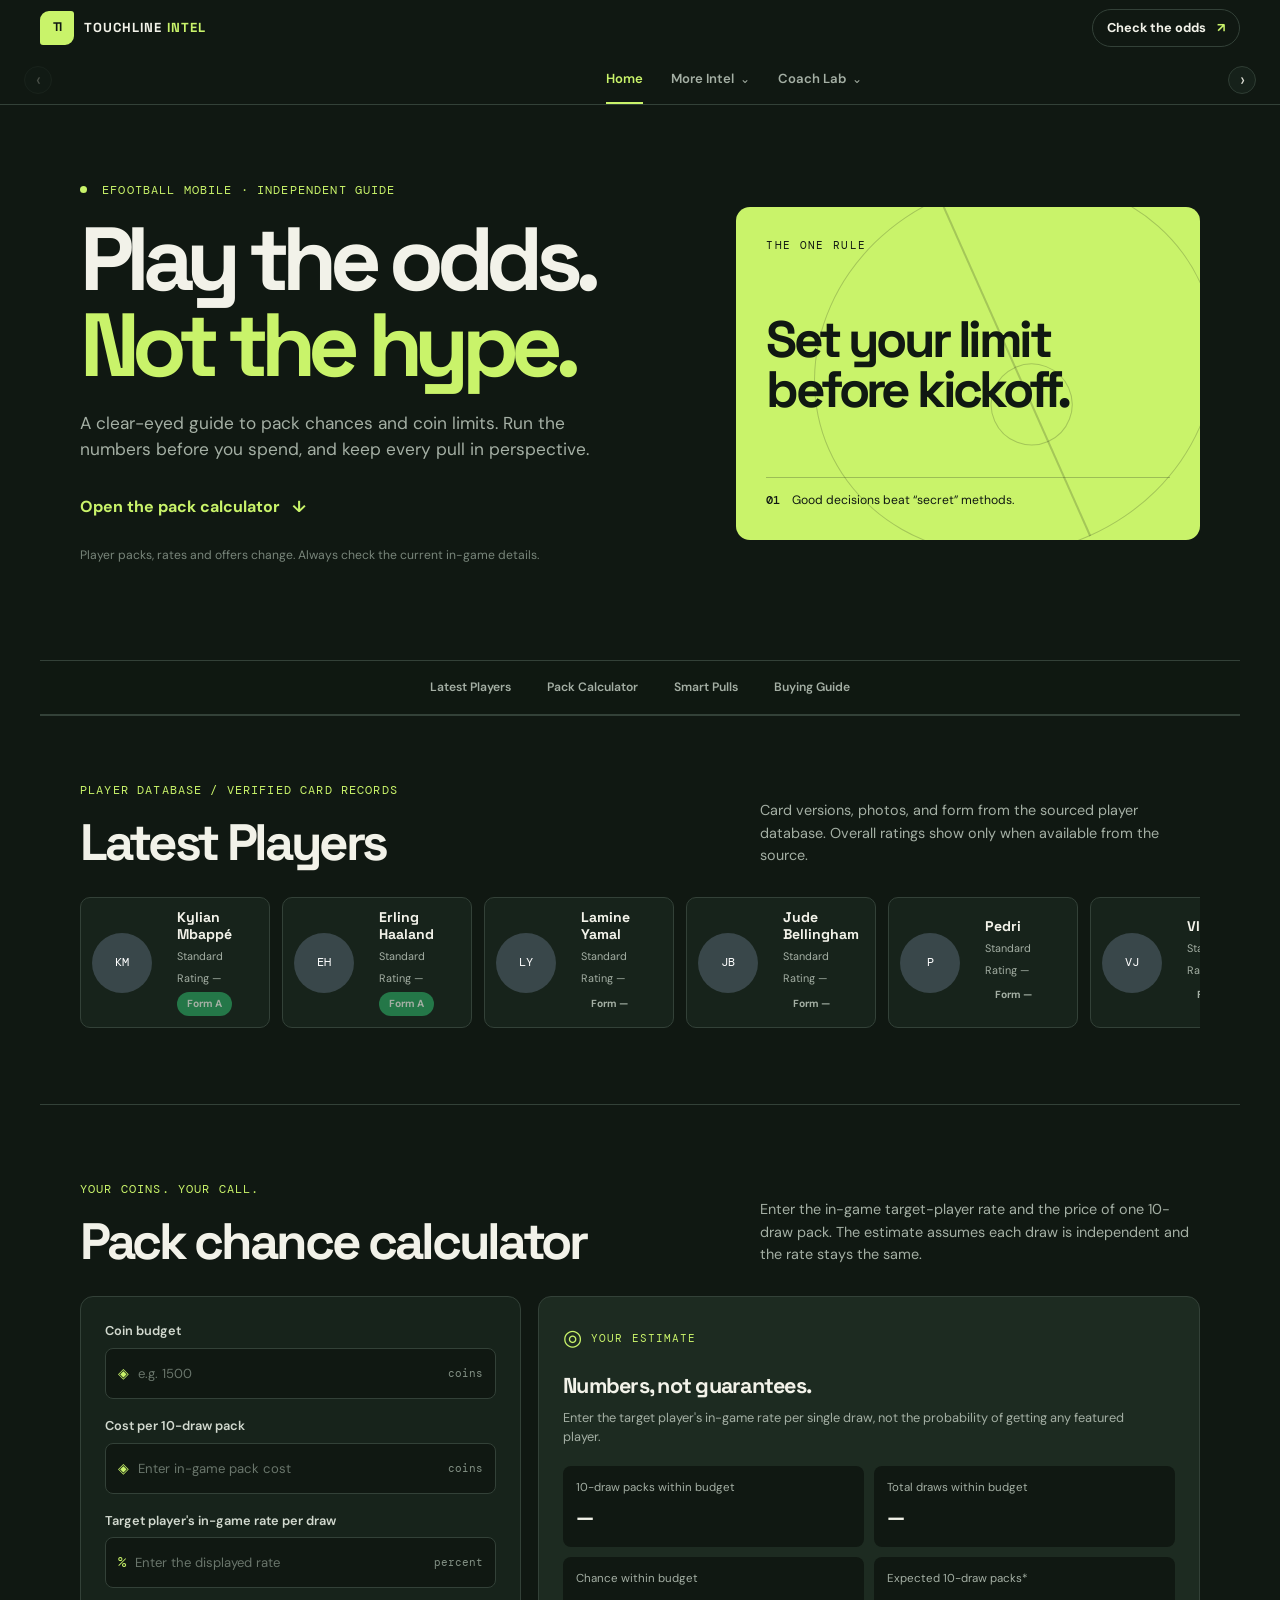
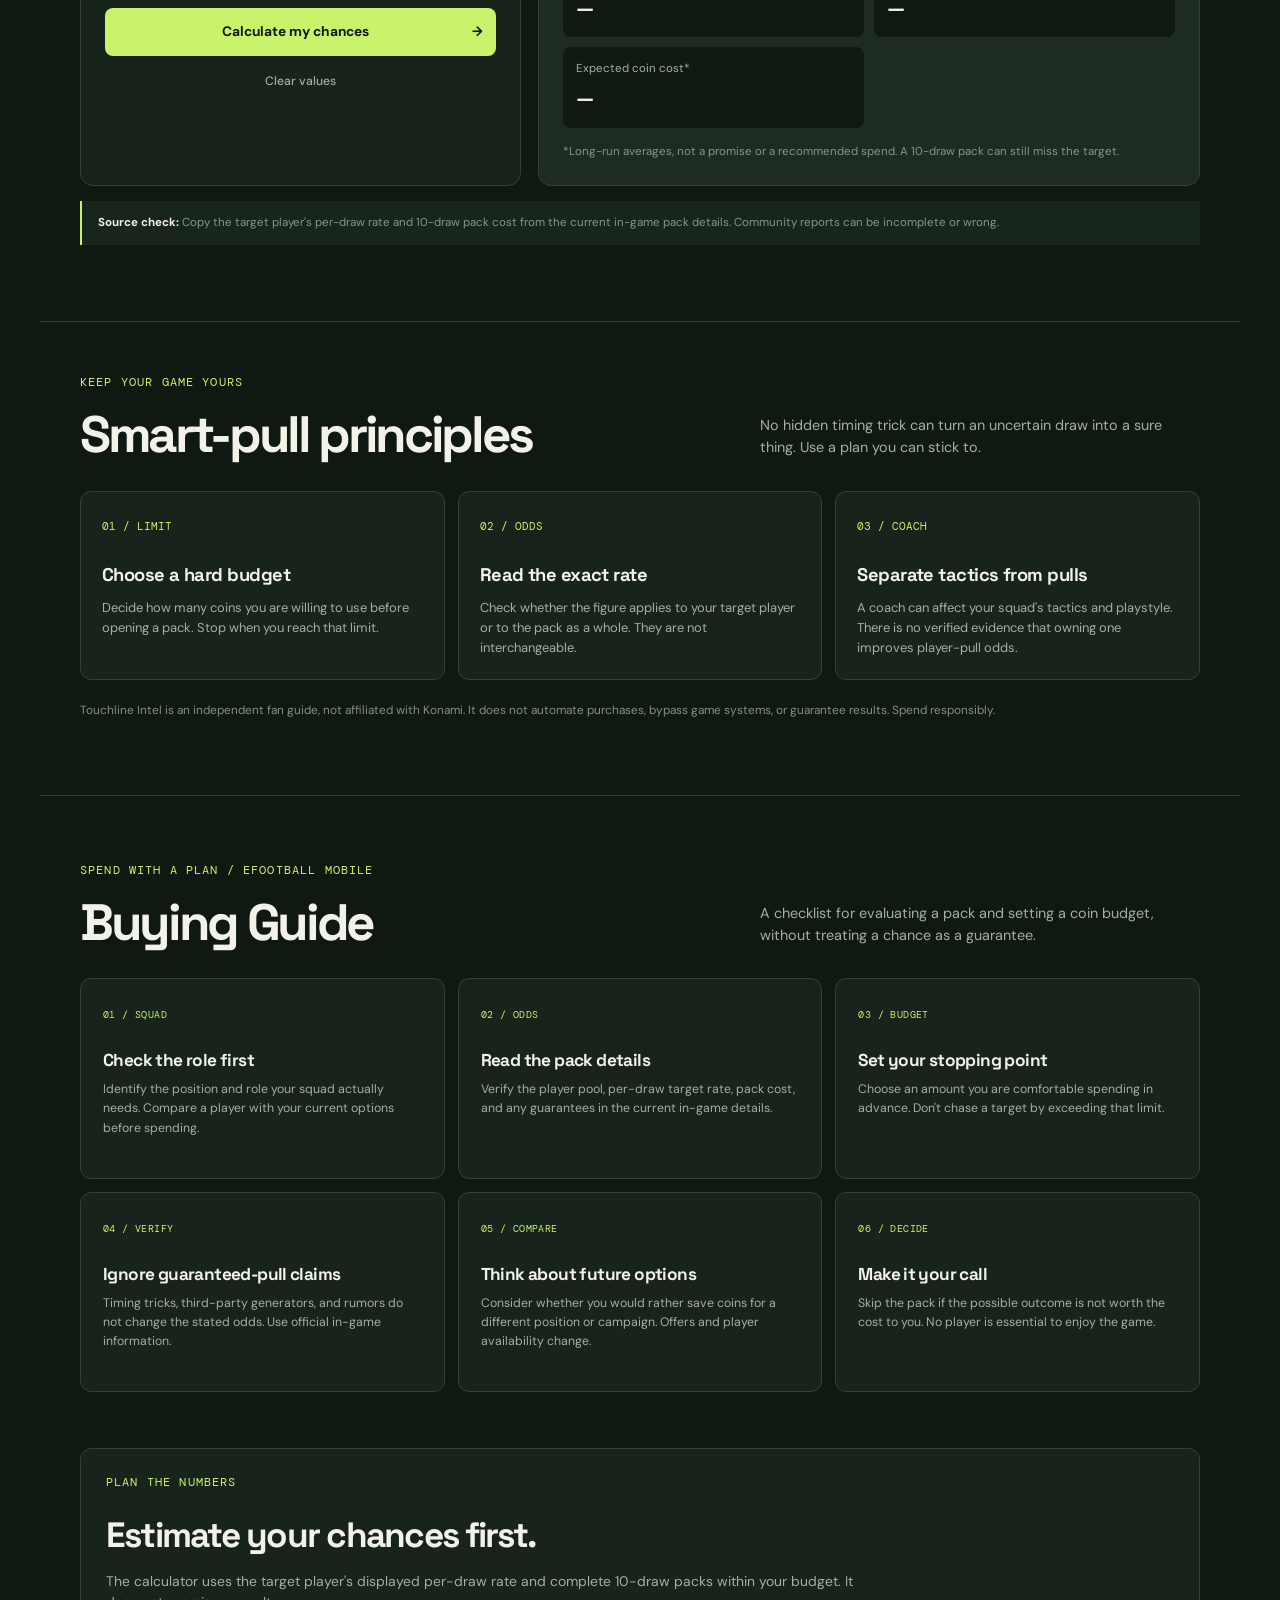
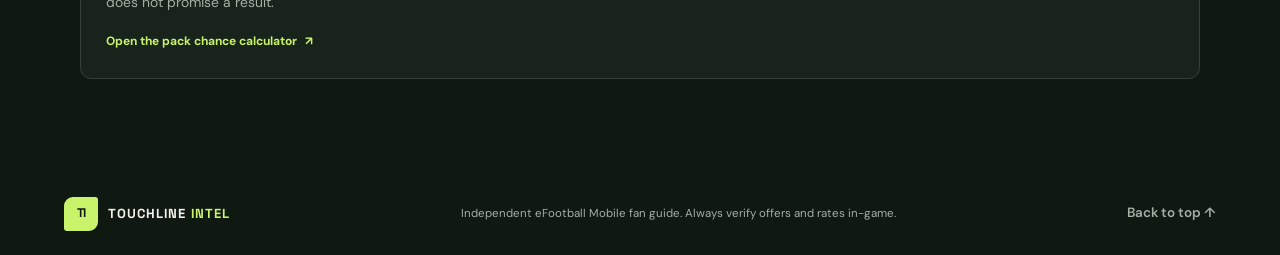
<file: index.html>
<!doctype html>
<html lang="en">
<head>
  <meta charset="utf-8" />
  <meta name="viewport" content="width=device-width, initial-scale=1" />
  <meta name="description" content="Independent eFootball Mobile pack-odds and coin-budget guide. Make informed choices, without promises of guaranteed pulls." />
  <meta name="theme-color" content="#101812" />
  <title>Touchline Intel | eFootball Mobile guide</title>
  <link rel="stylesheet" href="styles.css" />
  <script src="app.js" defer></script>
  <script src="player-styles.js" defer></script>
  <script src="site-nav.js" defer></script>
</head>
<body>
  <header class="site-header">
    <div class="header-top-row">
      <a class="brand" href="index.html#home" aria-label="Touchline Intel home">
        <span class="brand-mark" aria-hidden="true">TI</span>
        <span>TOUCHLINE <b>INTEL</b></span>
      </a>
      <a class="header-cta" href="index.html#calculator">Check the odds <span aria-hidden="true">↗</span></a>
    </div>
    <div class="nav-frame">
      <button class="nav-arrow nav-arrow-left" type="button" aria-label="Scroll navigation left" data-scroll-direction="-1">‹</button>
      <nav class="site-nav" aria-label="Main navigation" tabindex="0">
        <a href="index.html#home" data-nav-id="home">Home</a>
        <div class="nav-dropdown">
          <a href="player-tracker.html#more-intel" data-nav-id="more-intel">More Intel</a>
          <button class="nav-dropdown-toggle" type="button" aria-label="Open More Intel menu" aria-expanded="false"><span aria-hidden="true">⌄</span></button>
          <div class="nav-submenu">
            <a href="player-tracker.html#player-tracker">Player Tracker</a>
            <a href="player-tracker.html#code-notices">Code Notices</a>
          </div>
        </div>
        <div class="nav-dropdown">
          <a href="coach-squad-guides.html#coach-page-top" data-nav-id="coach-lab">Coach Lab</a>
          <button class="nav-dropdown-toggle" type="button" aria-label="Open Coach Lab menu" aria-expanded="false"><span aria-hidden="true">⌄</span></button>
          <div class="nav-submenu">
            <a href="coach-squad-guides.html#coach-lab">Coach Lab</a>
            <a href="coach-squad-guides.html#player-styles">Player Styles &amp; Instructions</a>
          </div>
        </div>
      </nav>
      <button class="nav-arrow nav-arrow-right" type="button" aria-label="Scroll navigation right" data-scroll-direction="1">›</button>
    </div>
  </header>

  <main>
    <section class="hero" id="home">
      <div class="hero-copy">
        <p class="eyebrow"><span class="live-dot"></span> eFootball Mobile · independent guide</p>
        <h1>Play the odds.<br /><span>Not the hype.</span></h1>
        <p class="intro">A clear-eyed guide to pack chances and coin limits. Run the numbers before you spend, and keep every pull in perspective.</p>
        <a class="hero-link" href="#calculator">Open the pack calculator <span aria-hidden="true">↓</span></a>
        <p class="verification-note">Player packs, rates and offers change. Always check the current in-game details.</p>
      </div>
      <div class="hero-card" aria-label="Key reminder">
        <div class="pitch-lines" aria-hidden="true"></div>
        <p class="hero-card-label">THE ONE RULE</p>
        <p class="hero-card-quote">Set your limit<br />before kickoff.</p>
        <div class="hero-card-foot"><span>01</span><span>Good decisions beat “secret” methods.</span></div>
      </div>
    </section>

    <nav class="section-nav home-section-nav" aria-label="Home sections">
      <a href="#latest-players">Latest Players</a>
      <a href="#calculator">Pack Calculator</a>
      <a href="#principles">Smart Pulls</a>
      <a href="#buying-guide">Buying Guide</a>
    </nav>

    <section class="players-section home-section" id="latest-players">
      <div class="section-heading">
        <div>
          <p class="eyebrow">Player database / verified card records</p>
          <h2>Latest Players</h2>
        </div>
        <p>Card versions, photos, and form from the sourced player database. Overall ratings show only when available from the source.</p>
      </div>
      <div class="latest-player-strip" id="latestPlayerGrid" aria-live="polite">
        <p class="lab-loading">Loading player cards…</p>
      </div>
    </section>

    <section class="calculator-section home-section" id="calculator">
      <div class="section-heading">
        <div>
          <p class="eyebrow">Your coins. Your call.</p>
          <h2>Pack chance calculator</h2>
        </div>
        <p>Enter the in-game target-player rate and the price of one 10-draw pack. The estimate assumes each draw is independent and the rate stays the same.</p>
      </div>

      <div class="calculator-layout">
        <form class="calculator-form" id="oddsForm">
          <label for="budget">Coin budget</label>
          <div class="input-wrap"><span aria-hidden="true">◈</span><input id="budget" name="budget" type="number" min="0" max="1000000" step="1" inputmode="numeric" placeholder="e.g. 1500" required /><span class="unit">coins</span></div>

          <label for="packCost">Cost per 10-draw pack</label>
          <div class="input-wrap"><span aria-hidden="true">◈</span><input id="packCost" name="packCost" type="number" min="1" max="1000000" step="1" inputmode="numeric" placeholder="Enter in-game pack cost" required /><span class="unit">coins</span></div>

          <label for="targetChance">Target player's in-game rate per draw</label>
          <div class="input-wrap"><span aria-hidden="true">%</span><input id="targetChance" name="targetChance" type="number" min="0" max="100" step="any" inputmode="decimal" placeholder="Enter the displayed rate" required /><span class="unit">percent</span></div>

          <button type="submit">Calculate my chances <span aria-hidden="true">→</span></button>
          <button class="reset-button" type="reset">Clear values</button>
        </form>

        <section class="results" id="results" aria-labelledby="resultsTitle" aria-live="polite">
          <div class="results-top"><span class="result-icon" aria-hidden="true">◎</span><span class="result-kicker">YOUR ESTIMATE</span></div>
          <h3 id="resultsTitle">Numbers, not guarantees.</h3>
          <p class="results-hint" id="resultsHint">Enter the target player's in-game rate per single draw, not the probability of getting any featured player.</p>
          <div class="result-grid">
            <div class="result-item"><span>10-draw packs within budget</span><strong id="packsResult">—</strong></div>
            <div class="result-item"><span>Total draws within budget</span><strong id="drawsResult">—</strong></div>
            <div class="result-item"><span>Chance within budget</span><strong id="chanceResult">—</strong></div>
            <div class="result-item"><span>Expected 10-draw packs*</span><strong id="expectedPacksResult">—</strong></div>
            <div class="result-item"><span>Expected coin cost*</span><strong id="expectedCostResult">—</strong></div>
          </div>
          <p class="formula-note">*Long-run averages, not a promise or a recommended spend. A 10-draw pack can still miss the target.</p>
        </section>
      </div>
      <p class="source-note"><strong>Source check:</strong> Copy the target player's per-draw rate and 10-draw pack cost from the current in-game pack details. Community reports can be incomplete or wrong.</p>
    </section>

    <section class="principles-section home-section" id="principles">
      <div class="section-heading">
        <div>
          <p class="eyebrow">Keep your game yours</p>
          <h2>Smart-pull principles</h2>
        </div>
        <p>No hidden timing trick can turn an uncertain draw into a sure thing. Use a plan you can stick to.</p>
      </div>
      <div class="principle-grid">
        <article class="principle-card"><span>01 / LIMIT</span><h3>Choose a hard budget</h3><p>Decide how many coins you are willing to use before opening a pack. Stop when you reach that limit.</p></article>
        <article class="principle-card"><span>02 / ODDS</span><h3>Read the exact rate</h3><p>Check whether the figure applies to your target player or to the pack as a whole. They are not interchangeable.</p></article>
        <article class="principle-card"><span>03 / COACH</span><h3>Separate tactics from pulls</h3><p>A coach can affect your squad's tactics and playstyle. There is no verified evidence that owning one improves player-pull odds.</p></article>
      </div>
      <p class="disclaimer">Touchline Intel is an independent fan guide, not affiliated with Konami. It does not automate purchases, bypass game systems, or guarantee results. Spend responsibly.</p>
    </section>

    <section class="buying-guide-section home-section" id="buying-guide">
      <div class="section-heading">
        <div>
          <p class="eyebrow">Spend with a plan / eFootball Mobile</p>
          <h2>Buying Guide</h2>
        </div>
        <p>A checklist for evaluating a pack and setting a coin budget, without treating a chance as a guarantee.</p>
      </div>
      <div class="info-grid">
        <article class="info-card"><span class="intel-number">01 / SQUAD</span><h3>Check the role first</h3><p>Identify the position and role your squad actually needs. Compare a player with your current options before spending.</p></article>
        <article class="info-card"><span class="intel-number">02 / ODDS</span><h3>Read the pack details</h3><p>Verify the player pool, per-draw target rate, pack cost, and any guarantees in the current in-game details.</p></article>
        <article class="info-card"><span class="intel-number">03 / BUDGET</span><h3>Set your stopping point</h3><p>Choose an amount you are comfortable spending in advance. Don't chase a target by exceeding that limit.</p></article>
        <article class="info-card"><span class="intel-number">04 / VERIFY</span><h3>Ignore guaranteed-pull claims</h3><p>Timing tricks, third-party generators, and rumors do not change the stated odds. Use official in-game information.</p></article>
        <article class="info-card"><span class="intel-number">05 / COMPARE</span><h3>Think about future options</h3><p>Consider whether you would rather save coins for a different position or campaign. Offers and player availability change.</p></article>
        <article class="info-card"><span class="intel-number">06 / DECIDE</span><h3>Make it your call</h3><p>Skip the pack if the possible outcome is not worth the cost to you. No player is essential to enjoy the game.</p></article>
      </div>
      <div class="source-panel">
        <p class="eyebrow">Plan the numbers</p>
        <h2>Estimate your chances first.</h2>
        <p class="panel-copy">The calculator uses the target player's displayed per-draw rate and complete 10-draw packs within your budget. It does not promise a result.</p>
        <a class="panel-link" href="#calculator">Open the pack chance calculator <span aria-hidden="true">↗</span></a>
      </div>
    </section>
  </main>

  <footer>
    <a class="brand" href="#home" aria-label="Touchline Intel home">
      <span class="brand-mark" aria-hidden="true">TI</span>
      <span>TOUCHLINE <b>INTEL</b></span>
    </a>
    <p>Independent eFootball Mobile fan guide. Always verify offers and rates in-game.</p>
    <a class="back-top" href="#home">Back to top ↑</a>
  </footer>
</body>
</html>
</file>
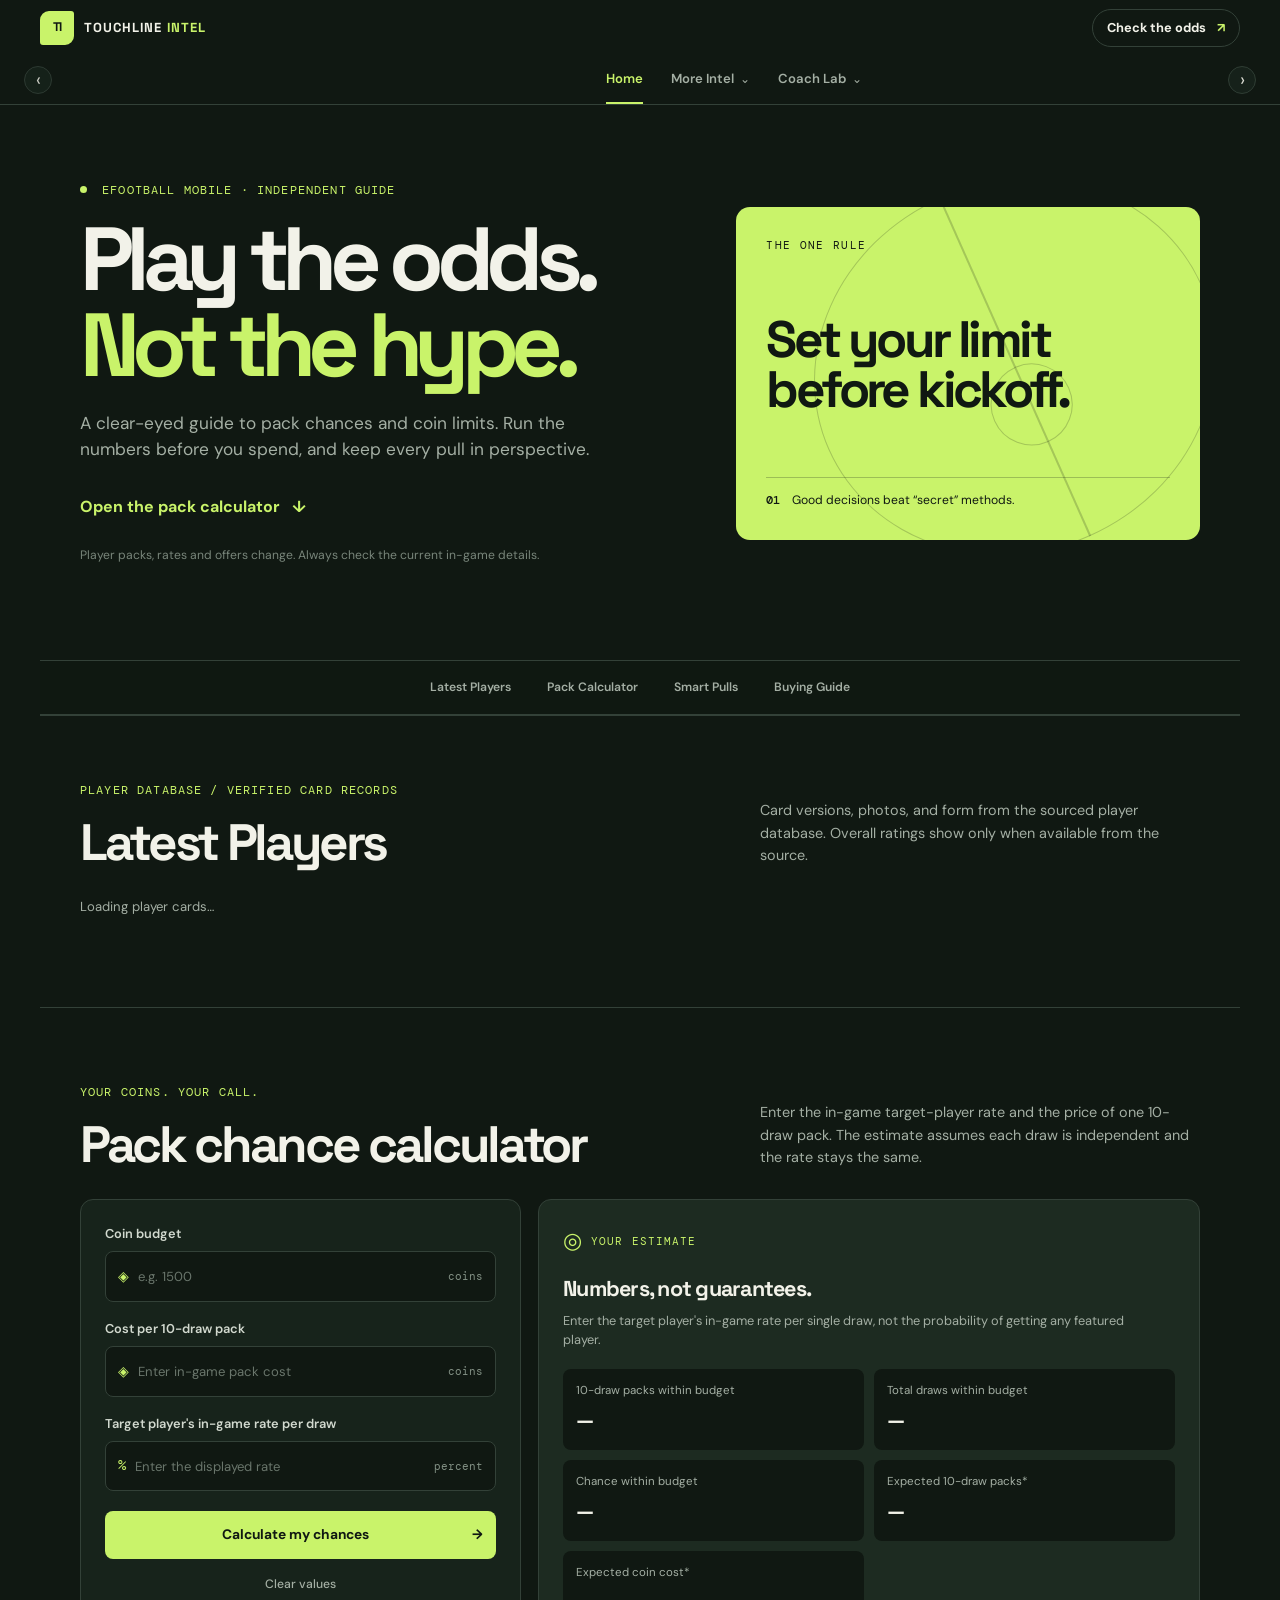
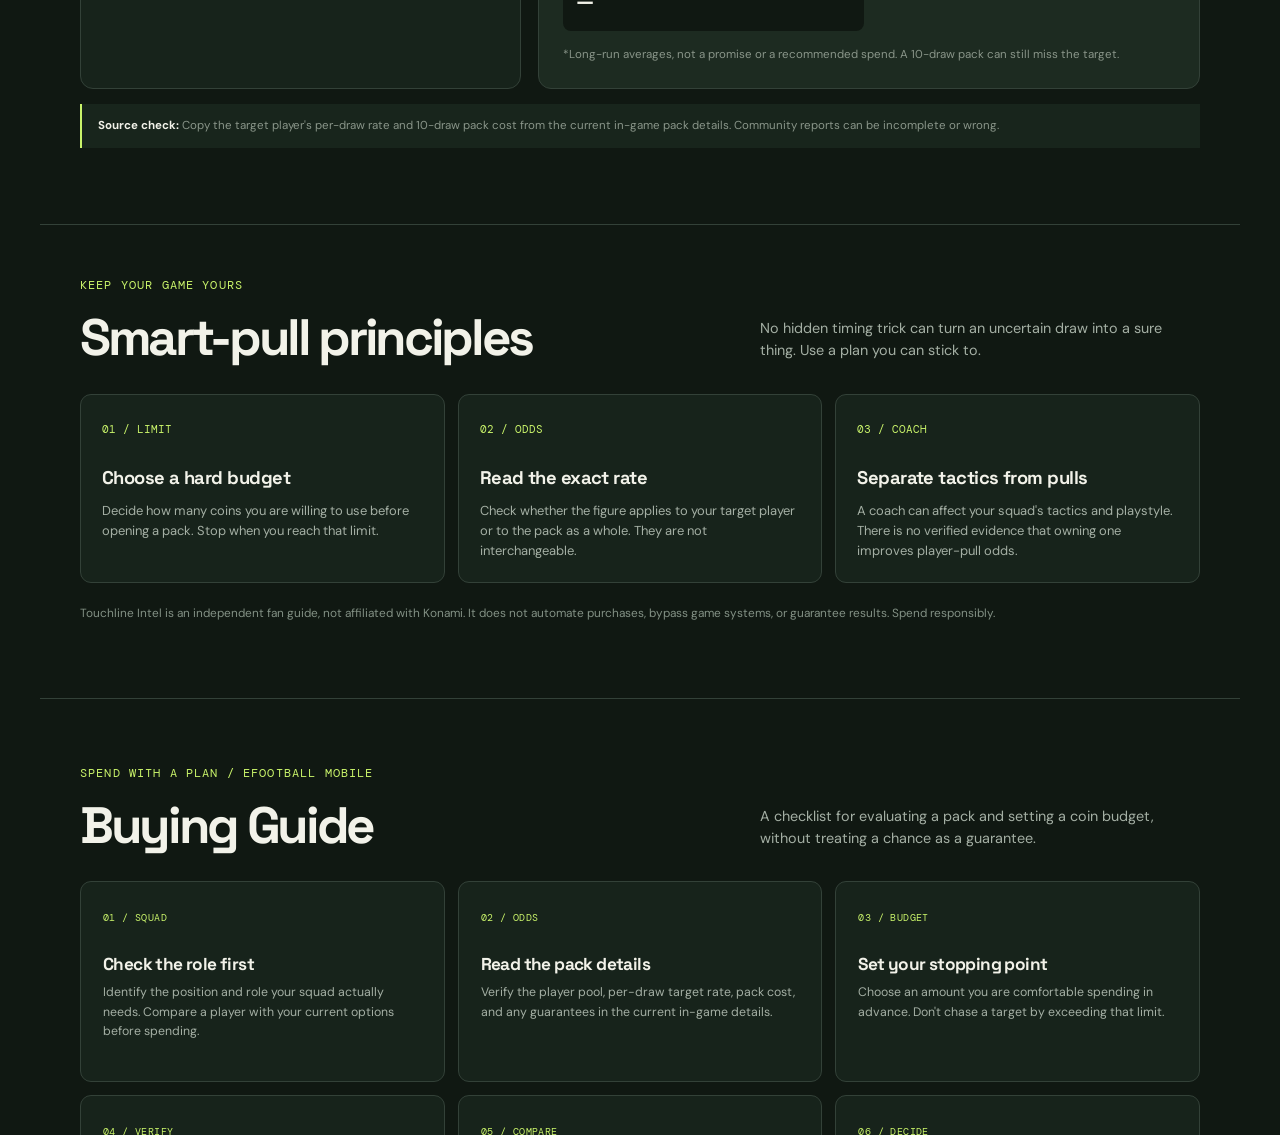
<file: buying-guide.html>
<!doctype html>
<html lang="en">
<head>
  <meta charset="utf-8" />
  <meta name="viewport" content="width=device-width, initial-scale=1" />
  <meta http-equiv="refresh" content="0; url=index.html#buying-guide" />
  <title>Buying Guide | Touchline Intel</title>
</head>
<body>
  <p>The Buying Guide has moved to <a href="index.html#buying-guide">Home</a>.</p>
</body>
</html>
</file>
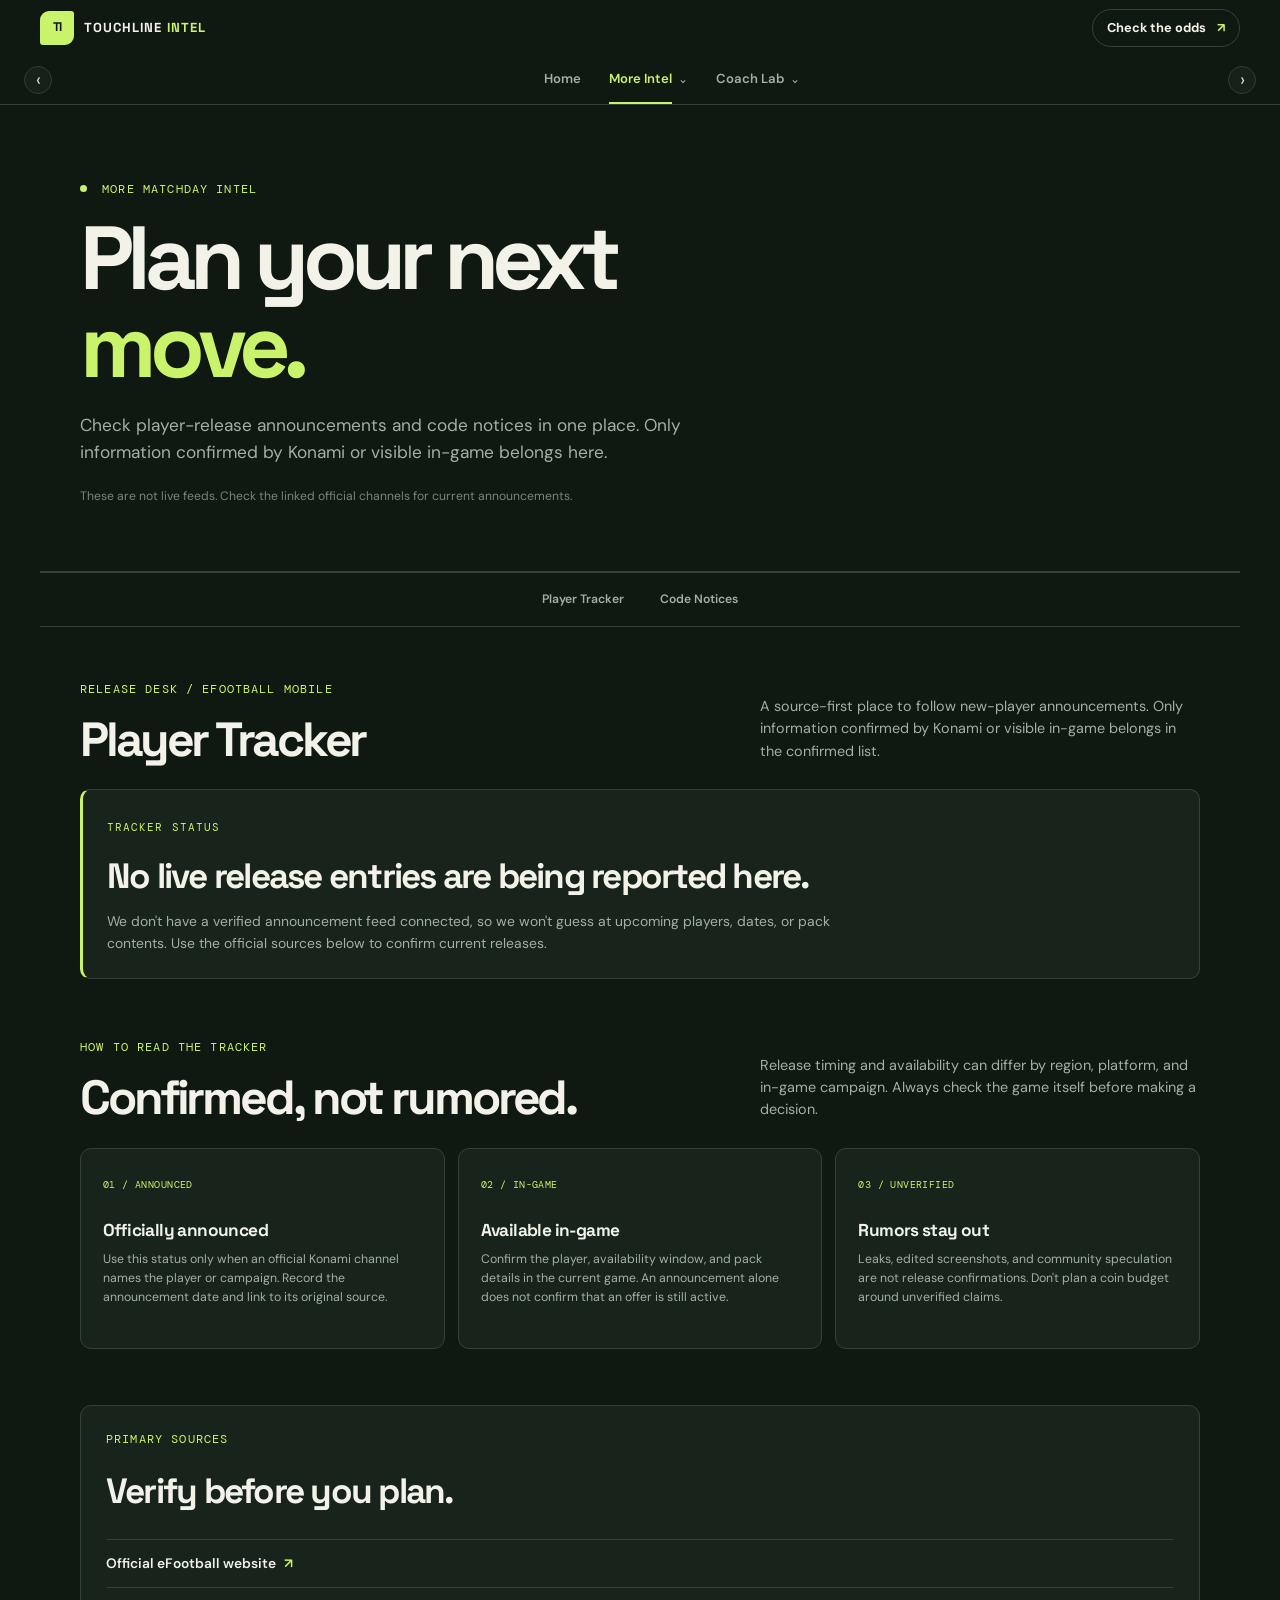
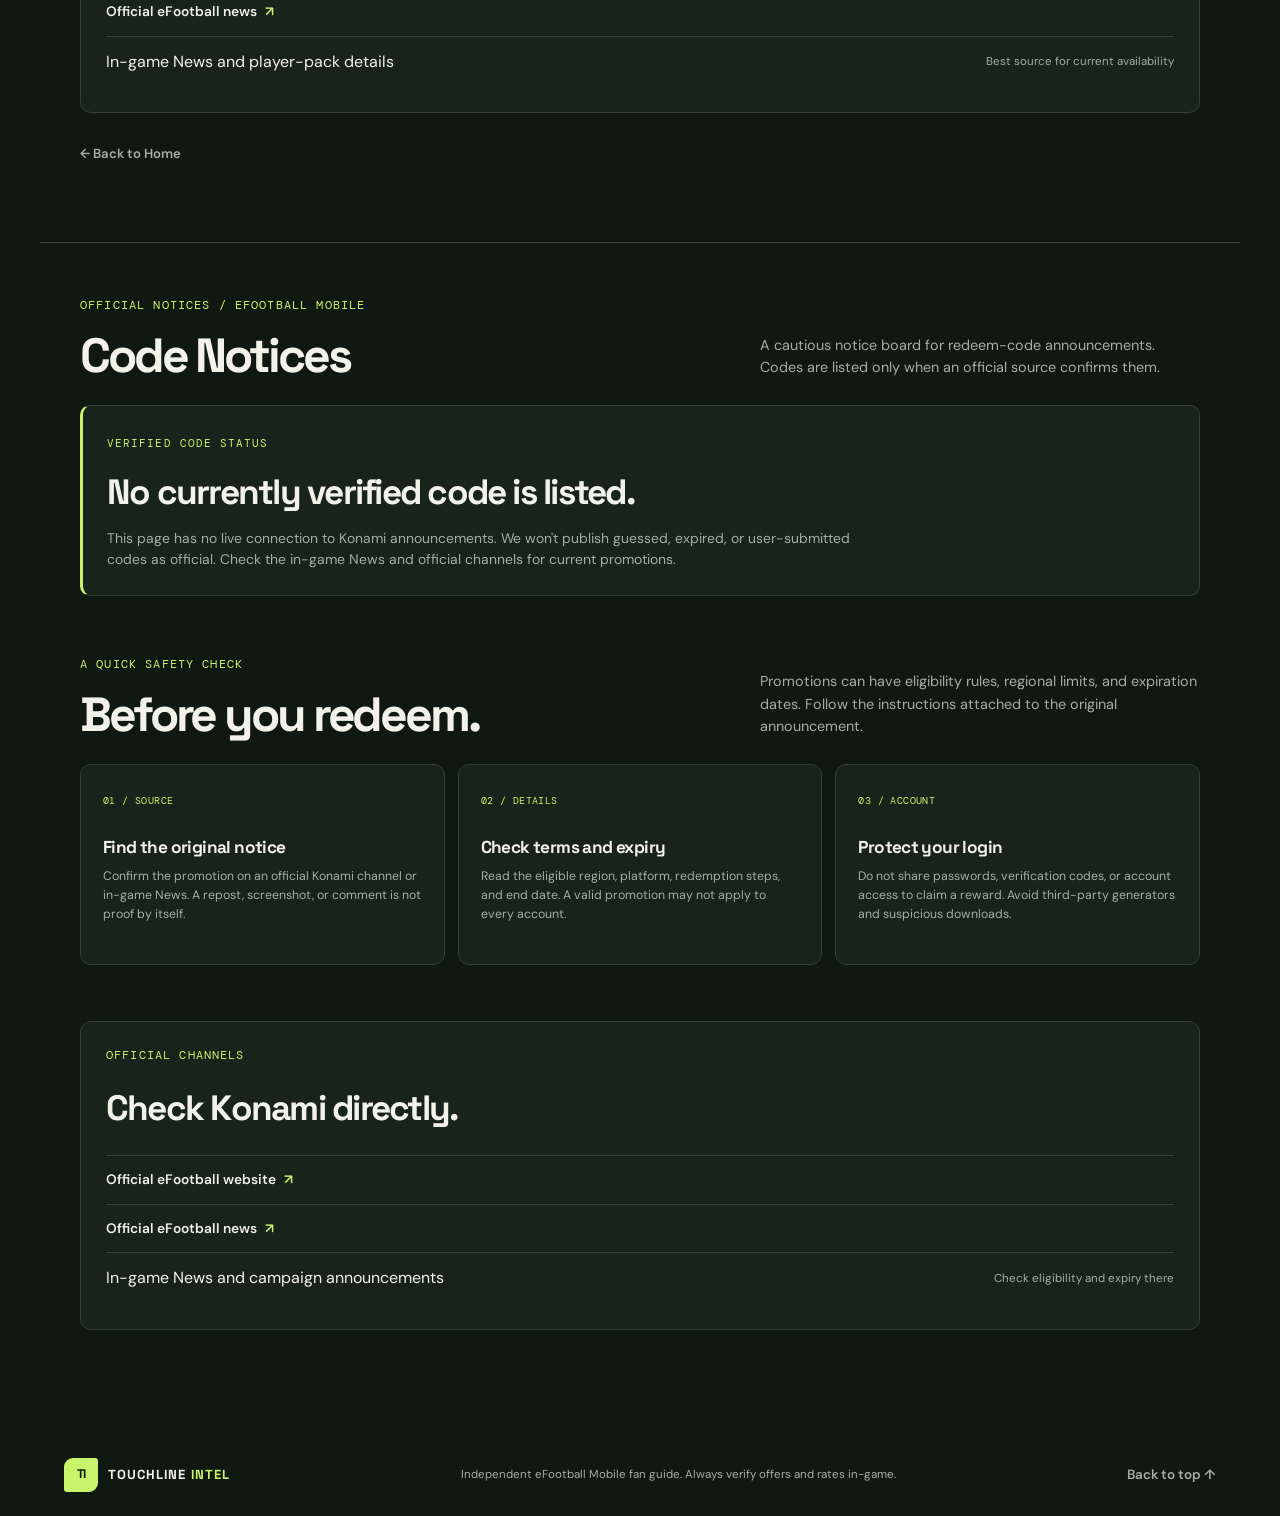
<file: player-tracker.html>
<!doctype html>
<html lang="en">
<head>
  <meta charset="utf-8" />
  <meta name="viewport" content="width=device-width, initial-scale=1" />
  <meta name="description" content="A careful eFootball Mobile player release tracker focused on official announcements and confirmed in-game releases." />
  <meta name="theme-color" content="#101812" />
  <title>More Intel | Touchline Intel</title>
  <link rel="stylesheet" href="styles.css" />
  <script src="site-nav.js" defer></script>
</head>
<body>
  <header class="site-header">
    <div class="header-top-row">
      <a class="brand" href="index.html#home" aria-label="Touchline Intel home">
        <span class="brand-mark" aria-hidden="true">TI</span>
        <span>TOUCHLINE <b>INTEL</b></span>
      </a>
      <a class="header-cta" href="index.html#calculator">Check the odds <span aria-hidden="true">↗</span></a>
    </div>
    <div class="nav-frame">
      <button class="nav-arrow nav-arrow-left" type="button" aria-label="Scroll navigation left" data-scroll-direction="-1">‹</button>
      <nav class="site-nav" aria-label="Main navigation" tabindex="0">
        <a href="index.html#home" data-nav-id="home">Home</a>
        <div class="nav-dropdown">
          <a href="player-tracker.html#more-intel" data-nav-id="more-intel">More Intel</a>
          <button class="nav-dropdown-toggle" type="button" aria-label="Open More Intel menu" aria-expanded="false"><span aria-hidden="true">⌄</span></button>
          <div class="nav-submenu">
            <a href="player-tracker.html#player-tracker">Player Tracker</a>
            <a href="player-tracker.html#code-notices">Code Notices</a>
          </div>
        </div>
        <div class="nav-dropdown">
          <a href="coach-squad-guides.html#coach-page-top" data-nav-id="coach-lab">Coach Lab</a>
          <button class="nav-dropdown-toggle" type="button" aria-label="Open Coach Lab menu" aria-expanded="false"><span aria-hidden="true">⌄</span></button>
          <div class="nav-submenu">
            <a href="coach-squad-guides.html#coach-lab">Coach Lab</a>
            <a href="coach-squad-guides.html#player-styles">Player Styles &amp; Instructions</a>
          </div>
        </div>
      </nav>
      <button class="nav-arrow nav-arrow-right" type="button" aria-label="Scroll navigation right" data-scroll-direction="1">›</button>
    </div>
  </header>

  <main>
    <section class="subpage-hero" id="more-intel">
      <p class="eyebrow"><span class="live-dot"></span> More matchday intel</p>
      <h1>Plan your next<br /><span>move.</span></h1>
      <p class="intro">Check player-release announcements and code notices in one place. Only information confirmed by Konami or visible in-game belongs here.</p>
      <p class="verification-note">These are not live feeds. Check the linked official channels for current announcements.</p>
    </section>

    <nav class="section-nav" aria-label="More Intel sections">
      <a href="#player-tracker">Player Tracker</a>
      <a href="#code-notices">Code Notices</a>
    </nav>

    <section class="content-section intel-page-section" id="player-tracker">
      <div class="section-heading content-heading">
        <div>
          <p class="eyebrow">Release desk / eFootball Mobile</p>
          <h2>Player Tracker</h2>
        </div>
        <p>A source-first place to follow new-player announcements. Only information confirmed by Konami or visible in-game belongs in the confirmed list.</p>
      </div>
      <div class="notice-banner">
        <span class="notice-label">TRACKER STATUS</span>
        <h2>No live release entries are being reported here.</h2>
        <p>We don't have a verified announcement feed connected, so we won't guess at upcoming players, dates, or pack contents. Use the official sources below to confirm current releases.</p>
      </div>

      <div class="section-heading content-heading">
        <div>
          <p class="eyebrow">How to read the tracker</p>
          <h2>Confirmed, not rumored.</h2>
        </div>
        <p>Release timing and availability can differ by region, platform, and in-game campaign. Always check the game itself before making a decision.</p>
      </div>
      <div class="info-grid">
        <article class="info-card">
          <span class="intel-number">01 / ANNOUNCED</span>
          <h3>Officially announced</h3>
          <p>Use this status only when an official Konami channel names the player or campaign. Record the announcement date and link to its original source.</p>
        </article>
        <article class="info-card">
          <span class="intel-number">02 / IN-GAME</span>
          <h3>Available in-game</h3>
          <p>Confirm the player, availability window, and pack details in the current game. An announcement alone does not confirm that an offer is still active.</p>
        </article>
        <article class="info-card">
          <span class="intel-number">03 / UNVERIFIED</span>
          <h3>Rumors stay out</h3>
          <p>Leaks, edited screenshots, and community speculation are not release confirmations. Don't plan a coin budget around unverified claims.</p>
        </article>
      </div>

      <div class="source-panel">
        <p class="eyebrow">Primary sources</p>
        <h2>Verify before you plan.</h2>
        <ul class="source-list">
          <li><a href="https://www.konami.com/efootball/" target="_blank" rel="noopener noreferrer">Official eFootball website <span aria-hidden="true">↗</span></a></li>
          <li><a href="https://www.konami.com/efootball/en-us/topic/news/" target="_blank" rel="noopener noreferrer">Official eFootball news <span aria-hidden="true">↗</span></a></li>
          <li><span>In-game News and player-pack details</span><span class="source-hint">Best source for current availability</span></li>
        </ul>
      </div>
      <a class="text-link" href="index.html#home">← Back to Home</a>
    </section>

    <section class="content-section intel-page-section" id="code-notices">
      <div class="section-heading content-heading">
        <div>
          <p class="eyebrow">Official notices / eFootball Mobile</p>
          <h2>Code Notices</h2>
        </div>
        <p>A cautious notice board for redeem-code announcements. Codes are listed only when an official source confirms them.</p>
      </div>
      <div class="notice-banner">
        <span class="notice-label">VERIFIED CODE STATUS</span>
        <h2>No currently verified code is listed.</h2>
        <p>This page has no live connection to Konami announcements. We won't publish guessed, expired, or user-submitted codes as official. Check the in-game News and official channels for current promotions.</p>
      </div>
      <div class="section-heading content-heading">
        <div>
          <p class="eyebrow">A quick safety check</p>
          <h2>Before you redeem.</h2>
        </div>
        <p>Promotions can have eligibility rules, regional limits, and expiration dates. Follow the instructions attached to the original announcement.</p>
      </div>
      <div class="info-grid">
        <article class="info-card">
          <span class="intel-number">01 / SOURCE</span>
          <h3>Find the original notice</h3>
          <p>Confirm the promotion on an official Konami channel or in-game News. A repost, screenshot, or comment is not proof by itself.</p>
        </article>
        <article class="info-card">
          <span class="intel-number">02 / DETAILS</span>
          <h3>Check terms and expiry</h3>
          <p>Read the eligible region, platform, redemption steps, and end date. A valid promotion may not apply to every account.</p>
        </article>
        <article class="info-card">
          <span class="intel-number">03 / ACCOUNT</span>
          <h3>Protect your login</h3>
          <p>Do not share passwords, verification codes, or account access to claim a reward. Avoid third-party generators and suspicious downloads.</p>
        </article>
      </div>
      <div class="source-panel">
        <p class="eyebrow">Official channels</p>
        <h2>Check Konami directly.</h2>
        <ul class="source-list">
          <li><a href="https://www.konami.com/efootball/" target="_blank" rel="noopener noreferrer">Official eFootball website <span aria-hidden="true">↗</span></a></li>
          <li><a href="https://www.konami.com/efootball/en-us/topic/news/" target="_blank" rel="noopener noreferrer">Official eFootball news <span aria-hidden="true">↗</span></a></li>
          <li><span>In-game News and campaign announcements</span><span class="source-hint">Check eligibility and expiry there</span></li>
        </ul>
      </div>
    </section>
  </main>

  <footer>
    <a class="brand" href="index.html" aria-label="Touchline Intel home">
      <span class="brand-mark" aria-hidden="true">TI</span>
      <span>TOUCHLINE <b>INTEL</b></span>
    </a>
    <p>Independent eFootball Mobile fan guide. Always verify offers and rates in-game.</p>
    <a class="back-top" href="#">Back to top ↑</a>
  </footer>
</body>
</html>
</file>
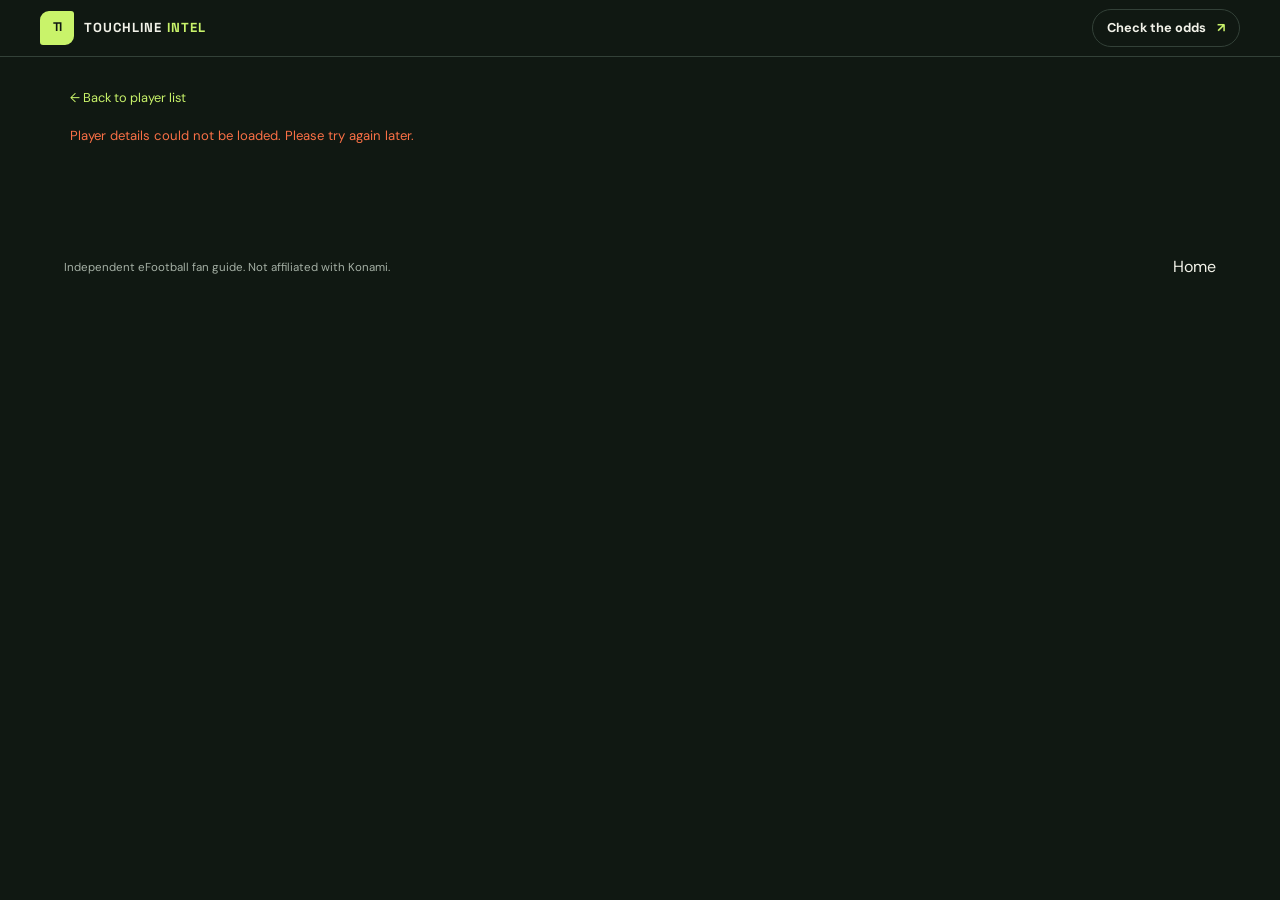
<file: player.html>
<!doctype html>
<html lang="en">
<head>
  <meta charset="utf-8" />
  <meta name="viewport" content="width=device-width, initial-scale=1" />
  <meta name="description" content="Compare a player's eFootball cards, stats, skills, and AI tier." />
  <meta name="theme-color" content="#101812" />
  <title>Player Cards | Touchline Intel</title>
  <link rel="stylesheet" href="styles.css" />
  <script src="player-detail.js" defer></script>
</head>
<body>
  <header class="site-header">
    <div class="header-top-row">
      <a class="brand" href="index.html#home" aria-label="Touchline Intel home">
        <span class="brand-mark" aria-hidden="true">TI</span>
        <span>TOUCHLINE <b>INTEL</b></span>
      </a>
      <a class="header-cta" href="index.html#calculator">Check the odds <span aria-hidden="true">↗</span></a>
    </div>
  </header>
  <main class="player-detail-page">
    <a class="player-detail-back" id="playerListBack" href="coach-squad-guides.html#player-styles">← Back to player list</a>
    <div id="playerPageContent" aria-live="polite">
      <p class="lab-loading">Loading player cards…</p>
    </div>
  </main>
  <footer>
    <p>Independent eFootball fan guide. Not affiliated with Konami.</p>
    <a href="index.html#home">Home</a>
  </footer>
</body>
</html>
</file>
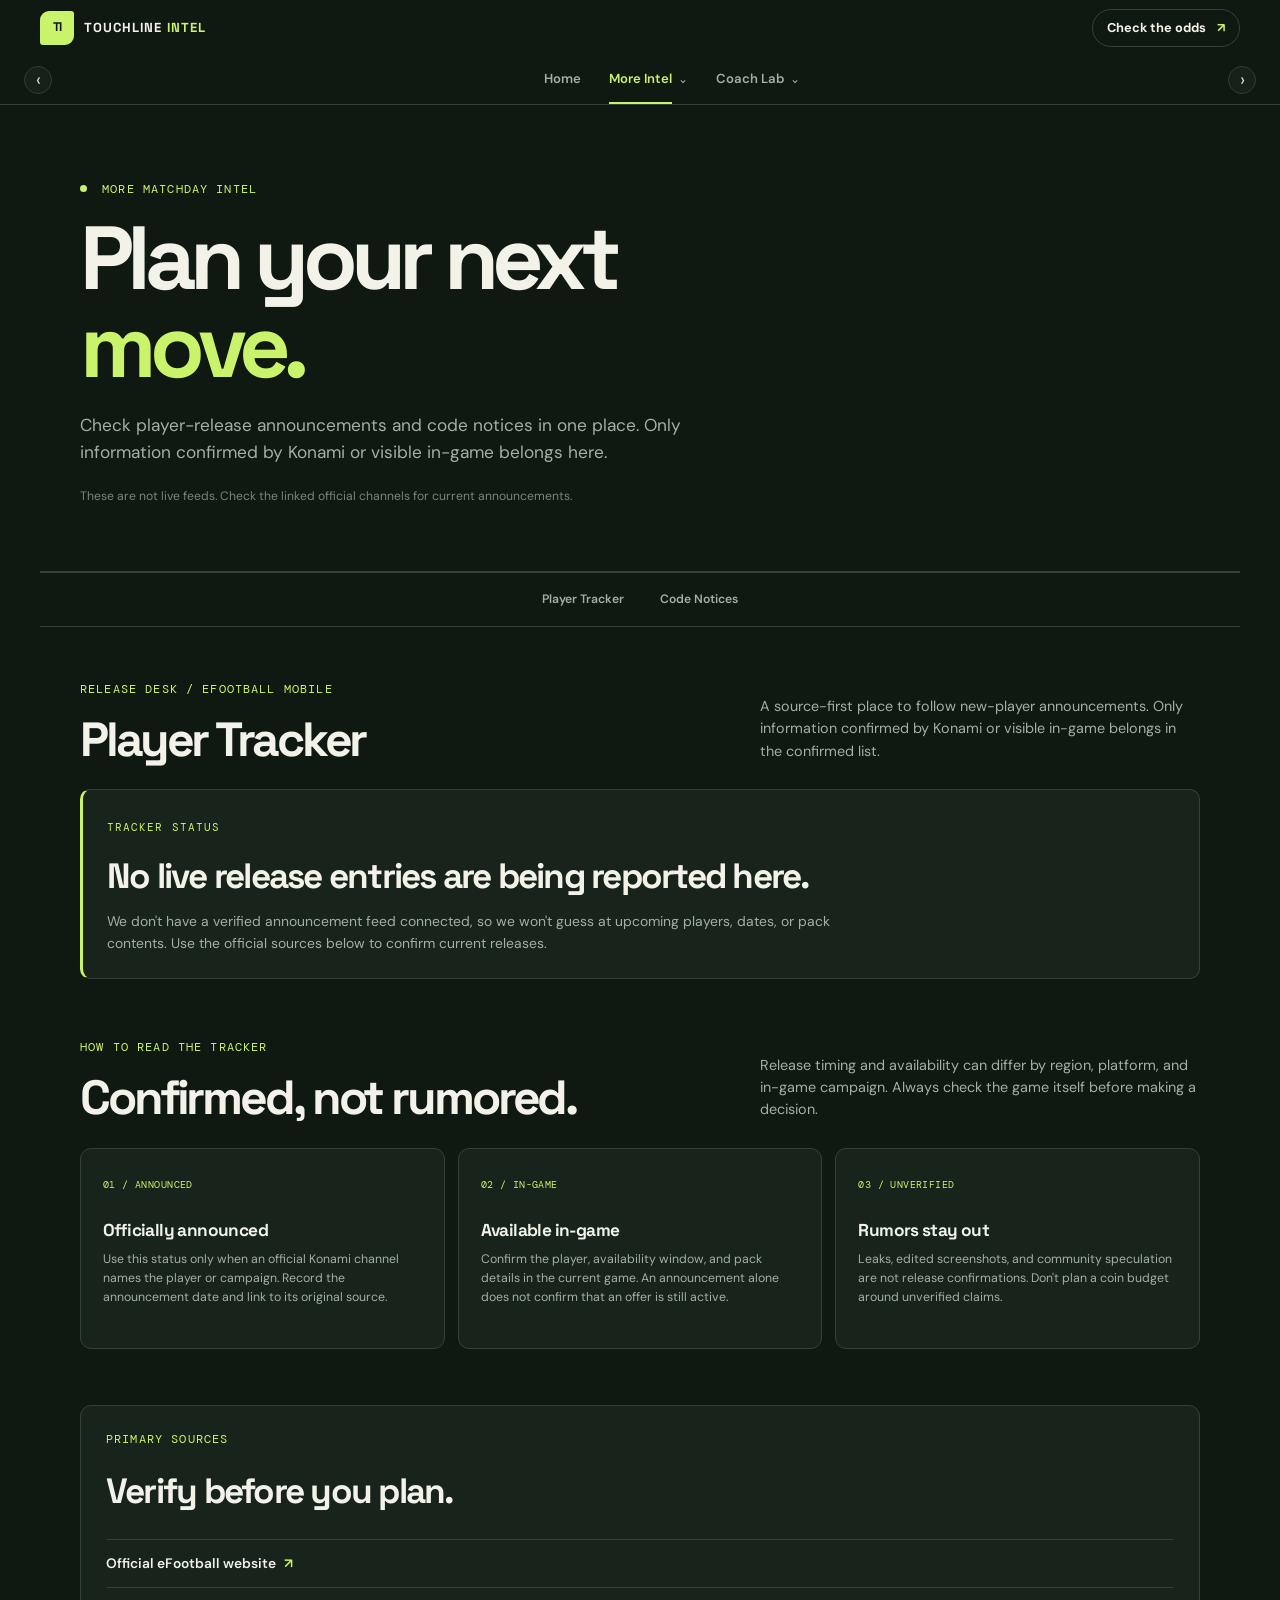
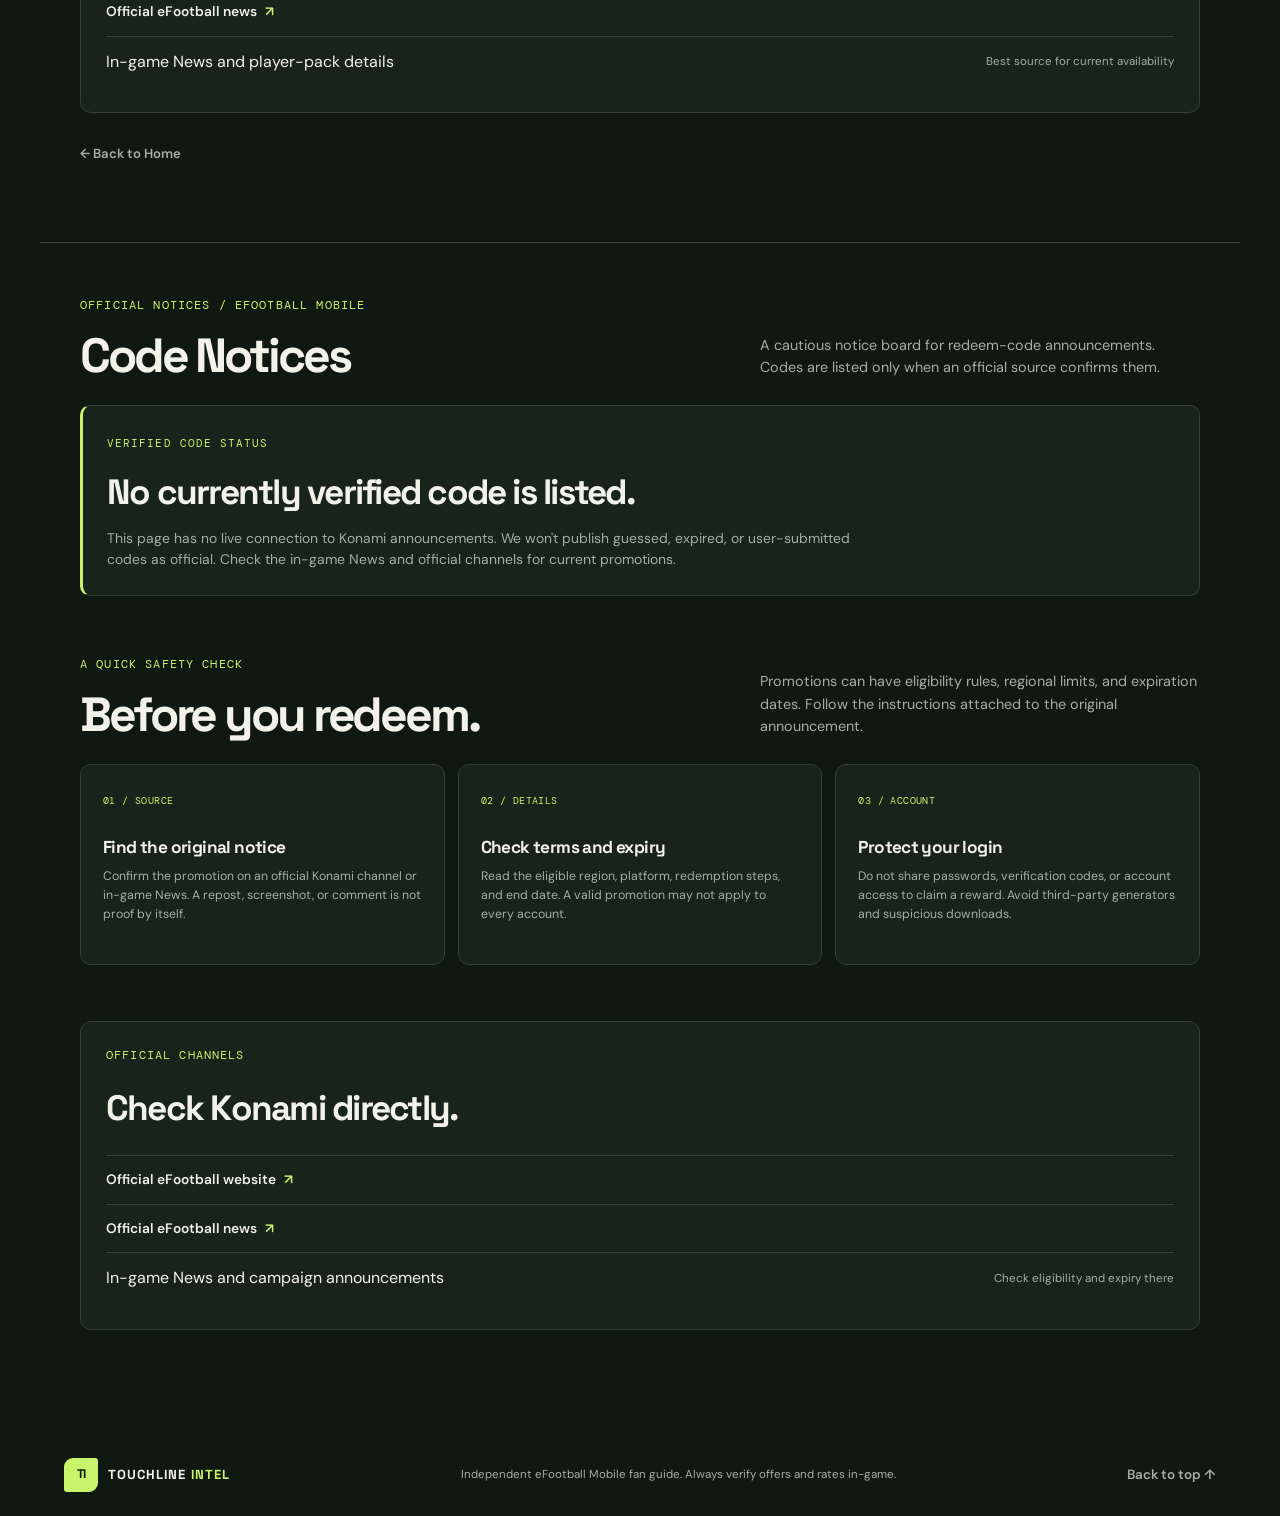
<file: redeem-codes.html>
<!doctype html>
<html lang="en">
<head>
  <meta charset="utf-8" />
  <meta name="viewport" content="width=device-width, initial-scale=1" />
  <meta http-equiv="refresh" content="0; url=player-tracker.html#code-notices" />
  <title>Code Notices | Touchline Intel</title>
</head>
<body>
  <p>Code Notices have moved to <a href="player-tracker.html#code-notices">More Intel</a>.</p>
</body>
</html>
</file>
<file: styles.css>
@import url('https://fonts.googleapis.com/css2?family=DM+Mono:wght@400;500&family=DM+Sans:wght@400;500;600;700&family=Space+Grotesk:wght@500;600;700&display=swap');

:root {
  color-scheme: dark;
  --bg: #101812;
  --surface: #17231b;
  --surface-raised: #1d2b21;
  --text: #f2f2e9;
  --muted: #a4afa4;
  --line: #334138;
  --lime: #c9f36a;
  --orange: #fa7046;
  --mono: 'DM Mono', monospace;
}

* { box-sizing: border-box; }
html { scroll-behavior: smooth; }
body { background: var(--bg); color: var(--text); font-family: 'DM Sans', sans-serif; line-height: 1.55; margin: 0; }
a { color: inherit; text-decoration: none; }
button, input { font: inherit; }
button, a { -webkit-tap-highlight-color: transparent; }

.site-header { background: var(--bg); border-bottom: 1px solid var(--line); position: sticky; top: 0; z-index: 20; }
.header-top-row { align-items: center; display: flex; height: 56px; justify-content: space-between; padding: 0 max(24px, calc((100vw - 1200px) / 2)); }
.brand { align-items: center; display: inline-flex; flex: 0 0 auto; font-family: 'Space Grotesk', sans-serif; font-size: .82rem; font-weight: 700; gap: 10px; letter-spacing: .08em; }
.brand b { color: var(--lime); }
.brand-mark { align-items: center; background: var(--lime); border-radius: 9px 3px 9px 3px; color: var(--bg); display: inline-flex; font-size: .78rem; height: 34px; justify-content: center; letter-spacing: -.05em; width: 34px; }
.header-cta { background: var(--bg); border: 1px solid var(--line); border-radius: 999px; flex: 0 0 auto; font-size: .8rem; font-weight: 700; padding: 8px 14px; }
.header-cta span { color: var(--lime); margin-left: 8px; }
.nav-frame { height: 48px; overflow: hidden; padding: 0 24px; position: relative; }
.site-nav { align-items: stretch; display: flex; flex-wrap: nowrap; gap: 28px; height: 48px; min-width: 0; overflow-x: auto; overflow-y: hidden; overscroll-behavior-x: contain; padding: 0 28px; scrollbar-width: none; -ms-overflow-style: none; scroll-behavior: smooth; scroll-padding-inline: 24px; scroll-snap-type: x mandatory; white-space: nowrap; width: 100%; }
.site-nav::-webkit-scrollbar { display: none; }
.site-nav > a, .nav-dropdown > a { align-items: center; border-bottom: 2px solid transparent; color: var(--muted); display: inline-flex; flex: 0 0 auto; font-size: .82rem; font-weight: 600; height: 48px; scroll-snap-align: center; }
.site-nav a:hover, .nav-dropdown-toggle:hover { color: var(--text); }
.site-nav a[aria-current="page"] { border-bottom-color: var(--lime); color: var(--lime); }
.nav-dropdown { align-items: center; display: inline-flex; flex: 0 0 auto; position: relative; }
.nav-dropdown-toggle { align-items: center; background: transparent; border: 0; color: var(--muted); cursor: pointer; display: inline-flex; font-size: .72rem; height: 44px; justify-content: center; padding: 0 0 0 6px; }
.nav-submenu { background: var(--surface); border: 1px solid var(--line); border-radius: 9px; box-shadow: 0 12px 30px rgba(0,0,0,.35); display: none; gap: 2px; left: 0; min-width: 210px; padding: 7px; position: absolute; top: calc(100% - 1px); z-index: 25; }
.nav-submenu a { border-radius: 6px; color: var(--muted); display: block; font-size: .78rem; font-weight: 600; padding: 10px 12px; }
.nav-submenu a:hover, .nav-submenu a:focus-visible { background: var(--surface-raised); color: var(--lime); }
.nav-dropdown:hover .nav-submenu, .nav-dropdown:focus-within .nav-submenu, .nav-dropdown.is-open .nav-submenu { display: grid; }
.nav-submenu.is-visible { display: grid; position: fixed; }
.nav-dropdown-toggle:focus-visible, .site-nav a:focus-visible { outline: 2px solid var(--lime); outline-offset: -2px; }
.nav-arrow[hidden] { display: none; }
.nav-frame::before, .nav-frame::after { content: ''; height: 100%; opacity: 0; pointer-events: none; position: absolute; top: 0; transition: opacity .16s ease; width: 36px; z-index: 1; }
.nav-frame::before { background: linear-gradient(90deg, var(--bg), transparent); left: 24px; }
.nav-frame::after { background: linear-gradient(270deg, var(--bg), transparent); right: 24px; }
.nav-frame.has-overflow-left::before, .nav-frame.has-overflow-right::after { opacity: 1; }
.nav-arrow { background: var(--surface); border: 1px solid var(--line); border-radius: 50%; color: var(--text); cursor: pointer; font-size: 1.15rem; height: 28px; line-height: 1; opacity: .9; padding: 0; position: absolute; top: 10px; transition: opacity .16s ease, color .16s ease; width: 28px; z-index: 2; }
.nav-arrow:hover:not(:disabled) { color: var(--lime); }
.nav-arrow:disabled { cursor: default; opacity: .25; }
.nav-arrow-left { left: 24px; }
.nav-arrow-right { right: 24px; }
.back-top { color: var(--muted); font-size: .84rem; font-weight: 600; }
.back-top:hover { color: var(--lime); }

.section-nav { align-items: center; background: rgba(16,24,18,.96); border-block: 1px solid var(--line); display: flex; gap: 8px; justify-content: center; margin: 0 auto; max-width: 1200px; overflow-x: auto; padding: 9px 18px; position: sticky; scrollbar-width: none; top: 104px; white-space: nowrap; z-index: 18; }
.section-nav::-webkit-scrollbar { display: none; }
.section-nav a { border: 1px solid transparent; border-radius: 999px; color: var(--muted); flex: 0 0 auto; font-size: .76rem; font-weight: 600; padding: 7px 13px; }
.section-nav a:hover, .section-nav a:focus-visible { background: var(--surface); border-color: var(--line); color: var(--lime); }
.home-section, .intel-page-section, #player-styles { scroll-margin-top: 166px; }
.buying-guide-section { border-top: 1px solid var(--line); margin: 0 auto; max-width: 1200px; padding: 66px 40px; }
.latest-player-strip { display: grid; gap: 12px; grid-auto-columns: minmax(190px, 1fr); grid-auto-flow: column; overflow-x: auto; overscroll-behavior-x: contain; padding: 0 0 10px; scroll-snap-type: x mandatory; }
.latest-player-card { background: var(--surface); border: 1px solid var(--line); border-radius: 10px; display: grid; gap: 11px; grid-template-columns: 74px minmax(0, 1fr); min-width: 0; padding: 11px; scroll-snap-align: start; }
.latest-player-card img { aspect-ratio: 3 / 4; border-radius: 6px; height: 100px; object-fit: cover; width: 74px; }
.latest-player-card-copy { align-content: center; display: grid; gap: 5px; min-width: 0; }
.latest-player-card-copy strong { font-family: 'Space Grotesk', sans-serif; font-size: .88rem; line-height: 1.2; overflow-wrap: anywhere; }
.latest-player-card-copy span { color: var(--muted); font-size: .68rem; }
.latest-player-card-copy .form-grade { font-size: .64rem; }
.latest-player-card button { background: transparent; border: 0; color: inherit; cursor: pointer; display: contents; text-align: left; }
.latest-player-card .card-art-fallback { align-self: center; grid-row: 1; height: 60px; width: 60px; }
.intel-page-section + .intel-page-section { border-top: 1px solid var(--line); }

.hero { align-items: center; display: grid; gap: 7vw; grid-template-columns: 1.1fr .9fr; margin: 0 auto; max-width: 1200px; min-height: 555px; padding: 72px 40px 90px; }
.eyebrow { color: var(--lime); font-family: var(--mono); font-size: .72rem; letter-spacing: .1em; margin: 0 0 16px; text-transform: uppercase; }
.live-dot { background: var(--lime); border-radius: 50%; display: inline-block; height: 7px; margin-right: 7px; vertical-align: 1px; width: 7px; }
h1, h2, h3, p { margin-top: 0; }
.hero h1 { font-family: 'Space Grotesk', sans-serif; font-size: clamp(3.2rem, 7vw, 6.7rem); letter-spacing: -.085em; line-height: .96; margin-bottom: 22px; }
.hero h1 span { color: var(--lime); }
.intro { color: var(--muted); font-size: 1.08rem; max-width: 520px; }
.hero-link { color: var(--lime); display: inline-flex; font-weight: 700; gap: 12px; margin-top: 14px; }
.verification-note { color: #78857a; font-size: .76rem; margin: 27px 0 0; }
.hero-card { background: var(--lime); border-radius: 14px; color: var(--bg); min-height: 325px; overflow: hidden; padding: 30px; position: relative; }
.pitch-lines { border: 1px solid rgba(16,24,18,.2); border-radius: 50%; height: 370px; left: 16%; position: absolute; top: -25px; transform: rotate(-24deg); width: 88%; }
.pitch-lines::before, .pitch-lines::after { border: 1px solid rgba(16,24,18,.2); content: ''; left: 50%; position: absolute; top: -1px; transform: translateX(-50%); }
.pitch-lines::before { height: 100%; }
.pitch-lines::after { border-radius: 50%; height: 80px; top: 50%; width: 80px; }
.hero-card-label, .hero-card-quote, .hero-card-foot { position: relative; }
.hero-card-label { font-family: var(--mono); font-size: .7rem; letter-spacing: .12em; }
.hero-card-quote { font-family: 'Space Grotesk', sans-serif; font-size: clamp(2.4rem, 4vw, 4rem); font-weight: 700; letter-spacing: -.07em; line-height: .98; margin: 61px 0 62px; }
.hero-card-foot { align-items: center; border-top: 1px solid rgba(16,24,18,.24); display: flex; font-size: .76rem; gap: 12px; padding-top: 13px; }
.hero-card-foot span:first-child { font-family: var(--mono); font-weight: 500; }

.calculator-section, .principles-section { border-top: 1px solid var(--line); margin: 0 auto; max-width: 1200px; padding: 76px 40px; }
.section-heading { align-items: end; display: flex; gap: 30px; justify-content: space-between; margin-bottom: 28px; }
.section-heading h2, .roadmap-section h2 { font-family: 'Space Grotesk', sans-serif; font-size: clamp(2rem, 4vw, 3.2rem); letter-spacing: -.065em; line-height: 1.05; margin-bottom: 0; }
.section-heading > p { color: var(--muted); font-size: .9rem; margin-bottom: 3px; max-width: 440px; }
.calculator-layout { display: grid; gap: 17px; grid-template-columns: .8fr 1.2fr; }
.calculator-form, .results { background: var(--surface); border: 1px solid var(--line); border-radius: 13px; padding: 24px; }
.calculator-form { display: flex; flex-direction: column; }
.calculator-form label { color: #d2d9cf; font-size: .8rem; font-weight: 600; margin: 0 0 7px; }
.input-wrap { align-items: center; background: var(--bg); border: 1px solid var(--line); border-radius: 8px; display: flex; margin-bottom: 17px; padding: 0 12px; }
.input-wrap:focus-within { border-color: var(--lime); }
.input-wrap > span:first-child { color: var(--lime); font-family: var(--mono); font-size: .85rem; }
.input-wrap input { background: transparent; border: 0; color: var(--text); min-width: 0; outline: 0; padding: 12px 9px; width: 100%; }
.input-wrap input::placeholder { color: #69756b; font-size: .82rem; }
.unit { color: #829084; font-family: var(--mono); font-size: .68rem; white-space: nowrap; }
.calculator-form button { background: var(--lime); border: 0; border-radius: 8px; color: var(--bg); cursor: pointer; font-size: .86rem; font-weight: 700; margin-top: 3px; padding: 13px; }
.calculator-form button span { float: right; }
.calculator-form .reset-button { background: transparent; color: var(--muted); font-size: .76rem; font-weight: 500; margin-top: 8px; padding: 8px; }
.calculator-form button:hover { filter: brightness(.94); }
.results { background: var(--surface-raised); }
.results-top { align-items: center; color: var(--lime); display: flex; gap: 9px; }
.result-icon { font-size: 1.4rem; }
.result-kicker { font-family: var(--mono); font-size: .68rem; letter-spacing: .1em; }
.results h3 { font-family: 'Space Grotesk', sans-serif; font-size: 1.35rem; letter-spacing: -.035em; margin: 13px 0 5px; }
.results-hint { color: var(--muted); font-size: .8rem; margin-bottom: 19px; max-width: 600px; }
.result-grid { display: grid; gap: 10px; grid-template-columns: repeat(2, 1fr); }
.result-item { background: var(--bg); border-radius: 8px; display: grid; gap: 5px; min-height: 75px; padding: 13px; }
.result-item span { color: var(--muted); font-size: .72rem; }
.result-item strong { font-family: 'Space Grotesk', sans-serif; font-size: 1.28rem; }
.formula-note, .source-note { color: #899589; font-size: .72rem; margin: 15px 0 0; }
.source-note { background: #18251c; border-left: 2px solid var(--lime); margin-top: 15px; padding: 13px 16px; }
.source-note strong { color: var(--text); }

.principles-section { padding-top: 52px; }
.principle-grid { display: grid; gap: 13px; grid-template-columns: repeat(3, 1fr); margin-top: 30px; }
.principle-card { background: var(--surface); border: 1px solid var(--line); border-radius: 11px; padding: 21px; }
.principle-card > span { color: var(--lime); font-family: var(--mono); font-size: .68rem; }
.principle-card h3 { font-family: 'Space Grotesk', sans-serif; font-size: 1.15rem; letter-spacing: -.03em; margin: 23px 0 8px; }
.principle-card p { color: var(--muted); font-size: .81rem; margin-bottom: 0; }
.disclaimer { color: #829084; font-size: .74rem; margin: 21px 0 0; }

.intel-section { align-items: center; background: var(--surface); border-block: 1px solid var(--line); display: grid; gap: 42px; grid-template-columns: .72fr 1.28fr; padding: 60px max(5vw, calc((100vw - 1120px) / 2)); }
.intel-section h2, .subpage-hero h1 { font-family: 'Space Grotesk', sans-serif; font-size: clamp(2.4rem, 5vw, 4rem); letter-spacing: -.075em; line-height: .98; margin: 0; }
.intel-intro { color: var(--muted); font-size: .88rem; margin: 17px 0 0; max-width: 380px; }
.intel-grid { display: grid; gap: 11px; grid-template-columns: repeat(3, 1fr); }
.intel-card, .info-card { background: var(--bg); border: 1px solid var(--line); border-radius: 11px; padding: 18px; }
.intel-card { display: flex; flex-direction: column; min-height: 225px; transition: border-color .18s ease, transform .18s ease; }
.intel-card:hover { border-color: var(--lime); transform: translateY(-3px); }
.intel-number { color: var(--lime); font-family: var(--mono); font-size: .65rem; letter-spacing: .04em; }
.intel-card h3, .info-card h3 { font-family: 'Space Grotesk', sans-serif; font-size: 1.08rem; letter-spacing: -.035em; line-height: 1.15; margin: 23px 0 9px; }
.intel-card p, .info-card p { color: var(--muted); font-size: .77rem; margin: 0 0 18px; }
.card-link, .panel-link { color: var(--lime); font-size: .75rem; font-weight: 700; margin-top: auto; }
.card-link span, .panel-link span { margin-left: 5px; }

.subpage-hero { border-bottom: 1px solid var(--line); margin: 0 auto; max-width: 1200px; padding: 76px 40px 65px; }
.subpage-hero h1 { font-size: clamp(3.2rem, 7vw, 6rem); margin-bottom: 22px; }
.subpage-hero h1 span { color: var(--lime); }
.subpage-hero .intro { max-width: 650px; }
.subpage-hero .verification-note { margin-top: 21px; }
.content-section { margin: 0 auto; max-width: 1200px; padding: 54px 40px 76px; }
.notice-banner { background: var(--surface); border: 1px solid var(--line); border-left: 3px solid var(--lime); border-radius: 10px; margin-bottom: 60px; padding: 24px; }
.notice-label { color: var(--lime); font-family: var(--mono); font-size: .67rem; letter-spacing: .1em; }
.notice-banner h2, .source-panel h2 { font-family: 'Space Grotesk', sans-serif; font-size: clamp(1.5rem, 3vw, 2.2rem); letter-spacing: -.05em; margin: 10px 0 8px; }
.notice-banner p, .panel-copy { color: var(--muted); font-size: .87rem; margin: 0; max-width: 750px; }
.content-heading { margin-bottom: 24px; }
.content-heading h2 { font-family: 'Space Grotesk', sans-serif; font-size: clamp(2rem, 4vw, 3rem); letter-spacing: -.065em; line-height: 1.05; margin: 0; }
.info-grid { display: grid; gap: 13px; grid-template-columns: repeat(3, 1fr); }
.info-card { background: var(--surface); padding: 22px; }
.info-card h3 { margin-top: 26px; }
.source-panel { background: var(--surface); border: 1px solid var(--line); border-radius: 11px; margin: 56px 0 28px; padding: 25px; }
.source-list { list-style: none; margin: 20px 0 0; padding: 0; }
.source-list li { align-items: center; border-top: 1px solid var(--line); display: flex; gap: 15px; justify-content: space-between; padding: 13px 0; }
.source-list a { color: var(--text); font-size: .86rem; font-weight: 600; }
.source-list a:hover, .text-link:hover, .panel-link:hover { color: var(--lime); }
.source-list a span { color: var(--lime); margin-left: 5px; }
.source-hint { color: var(--muted); font-size: .72rem; }
.text-link { color: var(--muted); display: inline-block; font-size: .82rem; font-weight: 600; }
.guide-steps { border-top: 1px solid var(--line); }
.guide-step { align-items: start; border-bottom: 1px solid var(--line); display: grid; gap: 20px; grid-template-columns: 48px 1fr; padding: 22px 4px; }
.step-number { color: var(--lime); font-family: var(--mono); font-size: .78rem; padding-top: 3px; }
.guide-step h3 { font-family: 'Space Grotesk', sans-serif; font-size: 1.15rem; letter-spacing: -.03em; margin: 0 0 6px; }
.guide-step p { color: var(--muted); font-size: .84rem; margin: 0; max-width: 760px; }
.guide-heading { margin-top: 62px; }
.panel-link { display: inline-block; margin-top: 18px; }

.coach-lab { margin-bottom: 65px; }
.coach-lab-heading { align-items: end; display: flex; gap: 25px; justify-content: space-between; margin-bottom: 24px; }
.coach-lab-heading h2 { font-family: 'Space Grotesk', sans-serif; font-size: clamp(2.5rem, 5vw, 4rem); letter-spacing: -.075em; line-height: .98; margin: 0; }
.coach-lab-heading > p { color: var(--muted); font-size: .86rem; margin: 0 0 3px; max-width: 450px; }
.coach-lab-layout { align-items: start; display: grid; gap: 15px; grid-template-columns: 230px minmax(0, 1fr); }
.coach-sidebar, .coach-profile { background: var(--surface); border: 1px solid var(--line); border-radius: 12px; }
.coach-sidebar { padding: 16px; }
.sidebar-label { color: var(--muted); font-family: var(--mono); font-size: .63rem; letter-spacing: .1em; margin: 0 0 12px; }
.coach-list { display: grid; gap: 7px; }
.coach-option { background: transparent; border: 1px solid transparent; border-radius: 7px; color: var(--muted); cursor: pointer; font-size: .86rem; font-weight: 600; padding: 12px; text-align: left; }
.coach-option:hover { border-color: var(--line); color: var(--text); }
.coach-option[aria-pressed="true"] { background: var(--lime); border-color: var(--lime); color: var(--bg); }
.coach-profile { min-width: 0; padding: 25px; }
.profile-topline { align-items: start; display: flex; gap: 20px; justify-content: space-between; }
.profile-topline .eyebrow { font-size: .64rem; margin-bottom: 8px; }
.profile-topline h3 { font-family: 'Space Grotesk', sans-serif; font-size: clamp(1.7rem, 3.4vw, 2.5rem); letter-spacing: -.06em; line-height: 1; margin: 0 0 7px; }
.profile-subtitle { color: var(--muted); font-size: .81rem; margin: 0; }
.profile-facts { display: grid; gap: 9px; grid-template-columns: 1fr 1fr; }
.profile-fact { background: var(--bg); border: 1px solid var(--line); border-radius: 8px; padding: 14px; }
.profile-fact:first-child, .profile-fact:last-child { grid-column: 1 / -1; }
.profile-fact > span, .type-card h4 { color: var(--lime); font-family: var(--mono); font-size: .64rem; letter-spacing: .07em; }
.profile-fact p { color: var(--muted); font-size: .78rem; margin: 7px 0 0; }
.profile-fact .formation-value { color: var(--text); font-family: 'Space Grotesk', sans-serif; font-size: 1.35rem; font-weight: 700; }
.coach-profile-top { display: grid; gap: 16px; grid-template-columns: 160px minmax(0, 1fr); margin: 18px 0 12px; }
.coach-portrait { align-items: center; background: var(--bg); border: 1px solid var(--line); border-radius: 9px; display: flex; justify-content: center; min-height: 160px; overflow: hidden; }
.coach-portrait img { display: block; height: 160px; object-fit: cover; width: 160px; }
.coach-portrait-fallback { align-items: center; background: #39474a; border-radius: 50%; color: var(--text); display: flex; font-size: 1.4rem; font-weight: 700; height: 90px; justify-content: center; width: 90px; }
.coach-boost-box { align-self: stretch; background: var(--surface-raised); border: 1px solid var(--line); border-radius: 9px; padding: 18px; }
.coach-boost-box.has-boost { background: linear-gradient(135deg, #705827, #302a1c); border-color: #b99544; }
.coach-boost-box h4, .coach-affinities h4, .coach-best-fit h4 { font-family: 'Space Grotesk', sans-serif; margin: 0 0 12px; }
.coach-boost-box p { color: var(--muted); margin: 0; }
.coach-boost-box.has-boost p { color: #fff1c1; }
.coach-affinities, .coach-best-fit { background: var(--bg); border: 1px solid var(--line); border-radius: 9px; margin-top: 12px; padding: 18px; }
.affinity-row + .affinity-row { margin-top: 12px; }
.affinity-label { align-items: center; display: flex; font-size: .78rem; justify-content: space-between; margin-bottom: 5px; }
.affinity-label strong { font-family: var(--mono); }
.affinity-track { background: var(--surface-raised); border-radius: 99px; height: 8px; overflow: hidden; }
.affinity-fill { border-radius: inherit; display: block; height: 100%; }
.affinity-high { background: #57c889; }
.affinity-medium { background: #e2c34d; }
.affinity-low { background: #e58b4f; }
.affinity-unknown { background: #59615e; }
.affinity-row small { color: var(--muted); display: block; font-size: .68rem; margin-top: 4px; }
.coach-best-fit > p, .coach-best-fit ul { color: var(--muted); font-size: .8rem; margin: 0; }
.coach-best-fit ul { display: grid; gap: 8px; list-style: none; padding: 0; }
.coach-best-fit li { align-items: baseline; border-bottom: 1px solid var(--line); display: flex; gap: 12px; justify-content: space-between; padding-bottom: 7px; }
.coach-best-fit li span { color: var(--lime); text-align: right; }
.profile-types { display: grid; gap: 9px; grid-template-columns: 1fr 1fr; margin-top: 9px; }
.type-card { background: var(--bg); border: 1px solid var(--line); border-radius: 8px; padding: 14px; }
.type-card.avoid h4 { color: var(--orange); }
.type-card h4 { margin: 0 0 10px; }
.type-card ul { color: var(--muted); display: grid; font-size: .75rem; gap: 7px; margin: 0; padding-left: 17px; }
.type-card li::marker { color: var(--lime); }
.type-card.avoid li::marker { color: var(--orange); }
.lineup-heading { align-items: end; display: flex; justify-content: space-between; margin: 25px 0 10px; }
.lineup-heading .eyebrow { font-size: .63rem; margin-bottom: 5px; }
.lineup-heading h4 { font-family: 'Space Grotesk', sans-serif; font-size: 1.25rem; letter-spacing: -.04em; margin: 0; }
.lineup-heading > span { color: var(--muted); font-family: var(--mono); font-size: .62rem; }
.lineup-list { border-top: 1px solid var(--line); list-style: none; margin: 0; padding: 0; }
.lineup-player { align-items: start; border-bottom: 1px solid var(--line); display: grid; gap: 12px; grid-template-columns: 48px minmax(0, 1fr); padding: 11px 2px; }
.lineup-position { background: var(--surface-raised); border-radius: 4px; color: var(--lime); font-family: var(--mono); font-size: .62rem; padding: 4px 5px; text-align: center; }
.lineup-player strong { font-size: .8rem; }
.lineup-player p { color: var(--muted); font-size: .72rem; margin: 3px 0 0; }
.lab-loading, .lab-error { color: var(--muted); font-size: .82rem; }
.lab-error { color: var(--orange); }
.lab-disclaimer { color: #829084; font-size: .7rem; margin: 13px 0 0; }
.players-section, .player-styles-section { border-top: 1px solid var(--line); margin: 0 auto; max-width: 1200px; padding: 66px 40px; }
.player-card-grid { display: grid; gap: 10px; grid-template-columns: repeat(4, minmax(0, 1fr)); }
.player-database .player-card-grid { grid-template-columns: repeat(auto-fill, minmax(min(100%, 240px), 1fr)); }
.players-section .player-card-grid { grid-template-columns: repeat(6, minmax(0, 1fr)); }
.player-card { background: var(--surface); border: 1px solid var(--line); border-radius: 9px; min-width: 0; padding: 14px; }
.player-card .lineup-position { display: inline-block; }
.player-card h3, .player-card h5 { font-family: 'Space Grotesk', sans-serif; font-size: .98rem; letter-spacing: -.03em; margin: 12px 0 9px; overflow-wrap: anywhere; }
.player-card h5 { font-size: .84rem; margin-top: 10px; }
.player-style-badge { border: 1px solid transparent; border-radius: 999px; display: inline-block; font-size: .64rem; font-weight: 700; line-height: 1.35; max-width: 100%; padding: 4px 8px; vertical-align: middle; white-space: normal; }
.tone-green { background: #193b2b; border-color: #347b54; color: #a6f0bf; }
.tone-red { background: #452321; border-color: #9c4a43; color: #ffb5ab; }
.tone-blue { background: #1c3049; border-color: #3e6894; color: #aed5ff; }
.tone-amber { background: #45351b; border-color: #8d6a2b; color: #f4d28a; }
.tone-cyan { background: #173a3c; border-color: #347b7e; color: #a3e6e5; }
.tone-violet { background: #382743; border-color: #765292; color: #dec0f5; }
.player-styles-section .panel-link { margin-top: 20px; }
.style-guide-grid { display: grid; gap: 13px; grid-template-columns: repeat(2, minmax(0, 1fr)); }
.style-group { background: var(--surface); border: 1px solid var(--line); border-radius: 10px; min-width: 0; padding: 18px; }
.style-group > h3 { font-family: 'Space Grotesk', sans-serif; font-size: 1rem; letter-spacing: -.03em; margin: 0 0 13px; }
.style-card-list { display: grid; gap: 8px; grid-template-columns: repeat(2, minmax(0, 1fr)); }
.style-card { background: var(--bg); border: 1px solid var(--line); border-radius: 7px; min-width: 0; padding: 12px; }
.style-card > p { color: var(--muted); font-size: .7rem; margin: 8px 0 0; }
.style-card .style-best-for { color: var(--text); font-size: .67rem; }
.shortlist-heading { align-items: end; display: flex; gap: 15px; justify-content: space-between; margin: 25px 0 11px; }
.shortlist-heading .eyebrow { font-size: .63rem; margin-bottom: 5px; }
.shortlist-heading h4 { font-family: 'Space Grotesk', sans-serif; font-size: 1.25rem; letter-spacing: -.04em; margin: 0; }
.shortlist-heading > span { color: var(--muted); font-size: .68rem; text-align: right; }
.coach-shortlist { grid-template-columns: repeat(4, minmax(0, 1fr)); }
.coach-shortlist .player-card { padding: 11px; }
.lineup-details { min-width: 0; }
.lineup-player-heading { align-items: center; display: flex; flex-wrap: wrap; gap: 7px; }

footer { align-items: center; display: flex; gap: 25px; justify-content: space-between; padding: 24px max(5vw, calc((100vw - 1200px) / 2)); }
footer > p { color: var(--muted); font-size: .72rem; margin: 0; }

@media (max-width: 980px) {
  .players-section, .player-styles-section { padding: 55px 20px; }
  .players-section .player-card-grid { grid-template-columns: repeat(4, minmax(0, 1fr)); }
  .coach-shortlist { grid-template-columns: repeat(3, minmax(0, 1fr)); }
}

@media (max-width: 760px) {
  .header-top-row { height: 56px; padding: 0 18px; }
  .header-cta { font-size: .72rem; padding: 8px 11px; }
  .nav-frame { padding: 0 12px; }
  .nav-frame::before { left: 12px; }
  .nav-frame::after { right: 12px; }
  .nav-arrow-left { left: 12px; }
  .nav-arrow-right { right: 12px; }
  .site-nav { gap: 18px; padding: 0 28px; }
  .site-nav > a, .nav-dropdown > a { font-size: .76rem; }
  .nav-dropdown-toggle { padding-left: 3px; }
  .section-nav { justify-content: flex-start; top: 104px; }
  .home-section, .intel-page-section, #player-styles { scroll-margin-top: 150px; }
  .hero { gap: 32px; grid-template-columns: 1fr; min-height: 0; padding: 58px 22px 65px; }
  .hero h1 { font-size: clamp(3.5rem, 14vw, 5.2rem); }
  .hero-card { min-height: 270px; }
  .hero-card-quote { margin: 45px 0; }
  .calculator-section, .principles-section { padding: 55px 20px; }
  .section-heading { align-items: start; flex-direction: column; gap: 12px; }
  .section-heading > p { margin: 0; }
  .calculator-layout { grid-template-columns: 1fr; }
  .principle-grid { grid-template-columns: 1fr; }
  .intel-section { gap: 28px; grid-template-columns: 1fr; padding: 48px 22px; }
  .intel-grid { grid-template-columns: 1fr; }
  .intel-card { min-height: 0; }
  .intel-card h3 { margin-top: 17px; }
  .subpage-hero { padding: 58px 22px 48px; }
  .content-section { padding: 44px 22px 58px; }
  .notice-banner { margin-bottom: 45px; padding: 20px; }
  .info-grid { grid-template-columns: 1fr; }
  .info-card h3 { margin-top: 17px; }
  .source-panel { margin-top: 44px; padding: 20px; }
  .source-list li { align-items: flex-start; flex-direction: column; gap: 4px; }
  .coach-lab-heading { align-items: start; flex-direction: column; gap: 12px; }
  .coach-lab-layout { grid-template-columns: 1fr; }
  .coach-list { grid-template-columns: repeat(3, 1fr); }
  .coach-option { font-size: .75rem; padding: 10px 7px; text-align: center; }
  .coach-profile { padding: 18px; }
  .coach-profile-top { grid-template-columns: 90px minmax(0, 1fr); }
  .coach-portrait { min-height: 90px; }
  .coach-portrait img { height: 90px; width: 90px; }
  .profile-types { grid-template-columns: 1fr; }
  .profile-topline { align-items: start; }
  .players-section, .player-styles-section { padding: 48px 22px; }
  .players-section .player-card-grid, .coach-shortlist { grid-template-columns: repeat(2, minmax(0, 1fr)); }
  .buying-guide-section { padding: 48px 22px; }
  .latest-player-strip { grid-auto-columns: minmax(180px, 78vw); }
  .style-guide-grid { grid-template-columns: 1fr; }
  .style-group { padding: 14px; }
}

@media (max-width: 400px) {
  .header-top-row { padding: 0 14px; }
  .header-cta { font-size: .68rem; padding: 7px 9px; }
  .nav-frame { padding: 0 8px; }
  .nav-frame::before { left: 8px; }
  .nav-frame::after { right: 8px; }
  .nav-arrow-left { left: 8px; }
  .nav-arrow-right { right: 8px; }
  .site-nav { gap: 15px; }
  .coach-list { grid-template-columns: 1fr; }
  .coach-option { text-align: left; }
  .profile-facts { grid-template-columns: 1fr; }
  .profile-fact, .profile-fact:first-child, .profile-fact:last-child { grid-column: auto; }
  .players-section .player-card-grid, .coach-shortlist, .style-card-list { grid-template-columns: 1fr; }
  .shortlist-heading { align-items: start; flex-direction: column; }
  .shortlist-heading > span { text-align: left; }
  footer { align-items: start; flex-direction: column; gap: 13px; padding: 22px; }
}

@media (max-width: 380px) {
  .brand { font-size: .72rem; }
  .result-grid { gap: 7px; }
  .result-item { padding: 10px; }
  .result-item strong { font-size: 1.1rem; }
}

@media (prefers-reduced-motion: reduce) {
  html { scroll-behavior: auto; }
}

.instruction-lab { background: var(--surface); border: 1px solid var(--line); border-radius: 12px; margin-bottom: 26px; padding: 24px; }
.instruction-toolbar { align-items: end; display: flex; gap: 20px; justify-content: space-between; margin-bottom: 20px; }
.instruction-toolbar .eyebrow { font-size: .64rem; margin-bottom: 8px; }
.instruction-toolbar h3 { font-family: 'Space Grotesk', sans-serif; font-size: 1.65rem; letter-spacing: -.05em; margin: 0; }
.instruction-toolbar label { color: var(--muted); display: grid; font-size: .7rem; font-weight: 600; gap: 5px; }
.instruction-toolbar select, .slot-editor select, .slot-editor input, .player-filters input, .player-filters select, .coach-version-label select { background: var(--bg); border: 1px solid var(--line); border-radius: 7px; color: var(--text); min-width: 170px; padding: 10px 12px; }
.instruction-toolbar select:focus-visible, .slot-editor select:focus-visible, .slot-editor input:focus-visible, .player-filters input:focus-visible, .player-filters select:focus-visible, .coach-version-label select:focus-visible, .copy-setup-button:focus-visible, .nav-arrow:focus-visible, .site-nav a:focus-visible { outline: 2px solid var(--lime); outline-offset: 2px; }
.merged-selectors { align-items: end; display: flex; flex-wrap: wrap; gap: 10px; }
.instruction-profile-heading { align-items: center; border-bottom: 1px solid var(--line); display: flex; justify-content: space-between; margin-bottom: 17px; padding-bottom: 16px; }
.instruction-profile-heading .eyebrow { font-size: .66rem; margin-bottom: 5px; }
.instruction-profile-heading h4 { font-family: 'Space Grotesk', sans-serif; font-size: 1.5rem; letter-spacing: -.04em; margin: 0; }
.formation-chip { background: var(--lime); border-radius: 999px; color: var(--bg); font-family: var(--mono); font-size: .73rem; font-weight: 500; padding: 7px 12px; }
.formation-layout { align-items: start; display: grid; gap: 20px; grid-template-columns: minmax(0, 520px) minmax(0, 1fr); }
.formation-layout > * { min-width: 0; }
.formation-pitch { aspect-ratio: 16 / 10; background: linear-gradient(180deg, #1d5938 0%, #17462f 100%); border: 1px solid #397254; border-radius: 10px; margin: 0 auto 32px; max-width: 520px; overflow: visible; padding: 16px; position: relative; width: 100%; }
.formation-pitch-lines { border: 1px solid rgba(220,255,225,.3); inset: 5%; pointer-events: none; position: absolute; }
.formation-pitch-lines::before { border: 1px solid rgba(220,255,225,.3); border-radius: 50%; content: ''; height: 18%; left: 50%; position: absolute; top: 50%; transform: translate(-50%,-50%); width: 28%; }
.formation-pitch-lines::after { border-top: 1px solid rgba(220,255,225,.3); content: ''; left: 0; position: absolute; right: 0; top: 50%; }
.formation-dot { background: transparent; border: 0; border-radius: 50%; color: #fff; cursor: grab; height: 48px; padding: 0; position: absolute; transform: translate(-50%,-50%); width: 48px; z-index: 1; }
.formation-dot:active { cursor: grabbing; }
.formation-dot-core { align-items: center; background: rgba(12,28,19,.94); border: 1px solid rgba(230,255,234,.7); border-radius: 50%; display: flex; height: 48px; justify-content: center; overflow: hidden; width: 48px; }
.formation-dot-core > img { height: 100%; object-fit: cover; width: 100%; }
.formation-player-name { bottom: calc(100% + 3px); color: #fff; font-size: 12px; left: 50%; line-height: 1.15; max-width: min(150px, calc(100vw - 32px)); overflow-wrap: anywhere; pointer-events: none; position: absolute; text-align: center; transform: translateX(-50%); width: max-content; }
.formation-dot strong { background: rgba(0,0,0,.75); border-radius: 10px; color: #fff; font-size: 11px; left: 50%; line-height: 1.2; padding: 2px 6px; position: absolute; top: calc(100% + 3px); transform: translateX(-50%); white-space: nowrap; }
.goalkeeper-dot .formation-dot-core { background: #39474a; }
.goalkeeper-notice { color: var(--muted); font-size: .76rem; margin: 9px 0 0; }
.player-list-panel h4 { font-family: 'Space Grotesk', sans-serif; font-size: 1.15rem; margin: 0 0 10px; }
.slot-editor { background: var(--bg); border: 1px solid var(--line); border-radius: 9px; display: grid; gap: 12px; margin-top: 16px; padding: 16px; }
.slot-editor[hidden] { display: none; }
.slot-editor label, .coach-version-label { color: var(--muted); display: grid; font-size: .74rem; font-weight: 600; gap: 5px; }
.slot-editor-heading { align-items: center; display: flex; justify-content: space-between; }
.slot-editor-close { background: none; border: 0; color: var(--muted); cursor: pointer; font-size: 1.2rem; }
.database-empty { background: var(--bg); border: 1px solid var(--line); border-radius: 8px; color: var(--muted); font-size: .83rem; margin: 0; padding: 14px; }
.player-database { margin: 46px 0 30px; }
.player-database .section-heading { margin-bottom: 20px; }
.player-database h3 { font-family: 'Space Grotesk', sans-serif; font-size: clamp(1.5rem, 3vw, 2.2rem); margin: 0; }
.player-filters { display: grid; gap: 10px; grid-template-columns: repeat(4, minmax(0, 1fr)); margin-bottom: 16px; }
.player-filters label { color: var(--muted); display: grid; font-size: .68rem; font-weight: 600; gap: 5px; }
.player-filters input, .player-filters select { min-width: 0; width: 100%; }
.player-list-toolbar { align-items: center; display: flex; justify-content: space-between; margin: 0 0 10px; min-height: 34px; }
.player-list-toolbar .card-result-count { flex: 0 1 auto; }
.player-see-more { background: transparent; border: 0; color: var(--lime); cursor: pointer; font: inherit; font-size: .78rem; font-weight: 700; padding: 8px 0 8px 12px; }
.player-see-more:hover, .player-see-more:focus-visible { text-decoration: underline; }
.player-see-more[hidden] { display: none; }
.player-standard-grid { display: grid; gap: 10px; grid-template-columns: repeat(auto-fill, minmax(min(100%, 240px), 1fr)); }
.source-note a { color: var(--lime); text-decoration: underline; text-underline-offset: 2px; }
.style-instructions { color: var(--text) !important; font-size: .74rem; font-weight: 600; }
.style-card small { color: var(--muted); font-size: .68rem; }
.database-card h4 { margin: 0 0 6px; }
.database-card h4 span { color: var(--muted); font-size: .8rem; }
.database-card { align-items: center; background: var(--surface); border: 1px solid var(--line); border-radius: 9px; color: var(--text); cursor: pointer; display: flex; gap: 12px; padding: 10px; text-align: left; }
.player-standard-grid .database-card { min-width: 0; text-decoration: none; }
.database-card:hover, .slot-player-option:hover, .style-player-link:hover { border-color: var(--lime); }
.database-card-copy { display: grid; font-size: .7rem; gap: 4px; }
.database-card-copy strong { font-size: .88rem; }
.player-card-type-badge { background: rgba(192, 255, 88, .14); border: 1px solid rgba(192, 255, 88, .35); border-radius: 999px; color: var(--lime); font-size: .63rem; font-weight: 700; justify-self: start; padding: 3px 8px; }
.card-art-frame { align-items: center; background: var(--surface-raised); border: 1px solid var(--line); border-radius: 6px; display: inline-flex; flex: 0 0 auto; height: 144px; justify-content: center; overflow: hidden; position: relative; width: 104px; }
.card-art-frame img { height: 100%; object-fit: cover; width: 100%; }
.card-art-fallback { align-items: center; background: #39474a; border-radius: 50%; color: #fff; display: inline-flex; font-family: var(--mono); font-size: .78rem; height: 58px; justify-content: center; width: 58px; }
.card-art-fallback[hidden] { display: none; }
.card-result-count { color: var(--muted); font-size: .76rem; margin: 0; }
.player-card-detail { background: var(--surface); border: 1px solid var(--line); border-radius: 12px; margin-top: 20px; padding: 20px; }
.player-card-detail[hidden] { display: none; }
.player-card-detail-heading { align-items: center; display: flex; gap: 20px; }
.player-card-detail-heading h3 { font-family: 'Space Grotesk', sans-serif; font-size: 1.8rem; margin: 0; }
.player-card-detail-heading p { color: var(--muted); font-size: .8rem; }
.player-detail-page { margin: 0 auto; max-width: 1180px; padding: 28px 20px 72px; }
.player-detail-back { color: var(--lime); display: inline-block; font-size: .8rem; margin-bottom: 18px; text-decoration: none; }
.player-detail-back:hover, .player-detail-back:focus-visible { text-decoration: underline; }
.player-detail-header { align-items: center; background: var(--surface); border: 1px solid var(--line); border-radius: 12px; display: grid; gap: 20px; grid-template-columns: 132px minmax(0, 1fr); margin-bottom: 28px; padding: 20px; }
.player-detail-header .card-art-frame { height: 132px; width: 132px; }
.player-detail-header h1 { font-family: 'Space Grotesk', sans-serif; font-size: clamp(1.6rem, 4vw, 2.5rem); margin: 0 0 8px; }
.player-detail-header p { color: var(--muted); margin: 5px 0; }
.player-page-section { margin: 28px 0; }
.player-page-section > h2 { font-family: 'Space Grotesk', sans-serif; font-size: 1.3rem; margin: 0 0 14px; }
.player-variant-grid { display: grid; gap: 12px; grid-template-columns: repeat(auto-fill, minmax(155px, 1fr)); }
.player-variant-card { align-items: start; background: var(--surface); border: 1px solid var(--line); border-radius: 9px; color: var(--text); cursor: pointer; display: grid; font: inherit; gap: 6px; min-width: 0; padding: 10px; text-align: left; }
.player-variant-card:hover, .player-variant-card[aria-pressed="true"] { border-color: var(--lime); }
.player-variant-card strong { font-size: .78rem; overflow-wrap: anywhere; }
.player-variant-card > span:not(.variant-card-image) { color: var(--muted); font-size: .68rem; }
.variant-card-image { align-items: center; aspect-ratio: 3 / 4; background: var(--surface-raised); border: 1px solid var(--line); border-radius: 6px; display: flex; justify-content: center; overflow: hidden; width: 100%; }
.variant-card-image img { height: 100%; object-fit: cover; width: 100%; }
.variant-card-image .card-art-fallback { border-radius: 0; height: 100%; width: 100%; }
.selected-card-detail { background: var(--surface); border: 1px solid var(--line); border-radius: 12px; margin-top: 24px; padding: 18px; }
.selected-card-heading { align-items: center; display: flex; gap: 18px; justify-content: space-between; margin-bottom: 18px; }
.selected-card-heading h2 { font-family: 'Space Grotesk', sans-serif; font-size: 1.25rem; margin: 0; }
.ai-tier-badge { align-items: center; border: 1px solid currentColor; border-radius: 12px; display: grid; flex: 0 0 auto; gap: 2px; justify-items: center; min-width: 170px; padding: 10px 14px; text-align: center; }
.ai-tier-badge strong { font-size: 1.7rem; line-height: 1; }
.ai-tier-badge span { font-size: .65rem; font-weight: 700; }
.ai-tier-s-plus { background: rgba(255, 193, 7, .16); color: #ffd45e; }
.ai-tier-s { background: rgba(185, 116, 255, .16); color: #c999ff; }
.ai-tier-a { background: rgba(74, 160, 255, .16); color: #78b9ff; }
.ai-tier-b { background: rgba(83, 189, 112, .16); color: #80d998; }
.ai-tier-c, .ai-tier-unknown { background: rgba(145, 153, 158, .12); color: #b4bcc0; }
.ai-control-note { color: var(--muted); font-size: .78rem; margin: -4px 0 18px; }
.selected-card-meta { color: var(--muted); display: flex; flex-wrap: wrap; font-size: .78rem; gap: 8px 18px; margin-bottom: 18px; }
.player-stats-grid { display: grid; gap: 22px; grid-template-columns: repeat(2, minmax(0, 1fr)); }
.player-stats-grid h3 { font-family: 'Space Grotesk', sans-serif; font-size: 1rem; margin: 0 0 12px; }
.player-detail-source { color: var(--muted); font-size: .72rem; margin-top: 24px; }
.player-detail-source a { color: var(--lime); }
.card-art-large { height: 250px; width: 180px; }
.form-grade { border-radius: 999px; display: inline-flex; font-size: .72rem; font-weight: 700; padding: 4px 10px; width: fit-content; }
.form-grade-A { background: #247748; color: #fff; }
.form-grade-B { background: #79bd83; color: #102015; }
.form-grade-C { background: #e4d75a; color: #24220a; }
.form-grade-D { background: #de8b44; color: #241306; }
.form-grade-E { background: #b94a45; color: #fff; }
.card-detail-columns { display: grid; gap: 24px; grid-template-columns: repeat(2, minmax(0, 1fr)); margin-top: 22px; }
.card-detail-columns h4 { font-family: 'Space Grotesk', sans-serif; margin: 0 0 12px; }
.card-stat { margin: 0 0 10px; }
.card-stat > div { align-items: center; display: flex; font-size: .72rem; justify-content: space-between; }
.card-stat-track { background: var(--bg); border-radius: 99px; display: block; height: 5px; margin-top: 4px; overflow: hidden; }
.card-stat-track > span { background: var(--lime); display: block; height: 100%; }
.card-skills { color: var(--muted); display: grid; font-size: .78rem; gap: 5px; margin: 0; padding-left: 18px; }
.card-team-context { border-top: 1px solid var(--line); margin-top: 22px; padding-top: 18px; }
.card-team-context > h4, .team-info-card h5 { font-family: 'Space Grotesk', sans-serif; margin: 0 0 10px; }
.team-info-grid { display: grid; gap: 12px; grid-template-columns: repeat(2, minmax(0, 1fr)); }
.team-info-card { background: var(--bg); border: 1px solid var(--line); border-radius: 9px; min-width: 0; padding: 14px; }
.team-info-card p, .team-manager-info, .team-info-card > a { color: var(--muted); font-size: .72rem; }
.team-manager-info { align-items: start; display: grid; gap: 10px; grid-template-columns: 56px minmax(0, 1fr); }
.team-manager-copy { display: grid; gap: 7px; min-width: 0; }
.team-manager-copy > strong { color: var(--text); }
.manager-portrait { align-items: center; background: var(--line); border-radius: 50%; color: var(--text); display: flex; height: 56px; justify-content: center; overflow: hidden; width: 56px; }
.manager-portrait img, .manager-portrait-fallback { height: 100%; object-fit: cover; width: 100%; }
.manager-portrait-fallback { align-items: center; display: flex; font-size: .8rem; font-weight: 700; justify-content: center; }
.manager-portrait-fallback[hidden] { display: none; }
.manager-affinities { display: flex; flex-wrap: wrap; gap: 6px 12px; }
.team-info-card a { color: var(--lime); font-size: .7rem; }
.team-license-status { background: var(--line); border-radius: 999px; color: var(--muted); display: inline-block; font-size: .63rem; margin-bottom: 4px; padding: 4px 8px; }
.team-formation-status { font-weight: 600; }
.team-tactic-pitch { aspect-ratio: 4 / 3; background: linear-gradient(180deg, #1d5938 0%, #17462f 100%); border: 1px solid #397254; border-radius: 7px; margin: 8px auto 4px; max-width: 260px; overflow: hidden; position: relative; width: 100%; }
.team-tactic-pitch::before { border: 1px solid rgba(220,255,225,.35); content: ""; inset: 5%; position: absolute; }
.team-tactic-pitch::after { border-top: 1px solid rgba(220,255,225,.35); content: ""; left: 5%; position: absolute; right: 5%; top: 50%; }
.team-tactic-point { background: #e4f2dc; border: 1px solid #17462f; border-radius: 50%; height: 9px; position: absolute; transform: translate(-50%, -50%); width: 9px; z-index: 1; }
.team-tactic-caption { color: var(--muted); display: block; font-size: .64rem; text-align: center; }
.team-squad-details { border-top: 1px solid var(--line); margin-top: 12px; padding-top: 10px; }
.team-squad-details summary { color: var(--text); cursor: pointer; font-size: .74rem; font-weight: 700; }
.team-squad-list { display: grid; gap: 4px; grid-template-columns: repeat(2, minmax(0, 1fr)); list-style: none; margin: 10px 0 0; max-height: 280px; overflow: auto; padding: 0; }
.team-squad-list li { align-items: baseline; border-bottom: 1px solid var(--line); display: flex; font-size: .68rem; gap: 8px; justify-content: space-between; min-width: 0; padding: 5px 0; }
.team-squad-list li span:first-child { overflow-wrap: anywhere; }
.team-squad-list li span:last-child { color: var(--muted); flex: 0 0 auto; }
.team-squad-player { background: transparent; border: 0; color: var(--lime); cursor: pointer; font: inherit; padding: 0; text-align: left; }
.team-squad-player:hover, .team-squad-player:focus-visible { text-decoration: underline; }
.style-card-players { display: grid; gap: 6px; margin-top: 10px; }
.style-card-players > strong { color: var(--muted); font-size: .67rem; }
.style-player-link, .slot-player-option { background: var(--bg); border: 1px solid var(--line); border-radius: 6px; color: var(--text); cursor: pointer; font-size: .7rem; padding: 7px 9px; text-align: left; }
.slot-player-results { display: grid; gap: 7px; }
.formation-face { border: 1px solid rgba(255,255,255,.55); border-radius: 50%; height: 32px; object-fit: cover; width: 32px; }
.formation-face-fallback { align-items: center; border-radius: 50%; color: #fff; display: inline-flex; font-family: var(--mono); font-size: .5rem; height: 100%; justify-content: center; width: 100%; }
.formation-face-fallback[hidden] { display: none; }
.content-section > .player-styles-section { padding-inline: 0; }
.card-art-missing { color: var(--muted); font-size: .65rem; padding: 8px; text-align: center; }
.coach-version-label { margin: 18px 0; }
.coach-version-images { display: grid; gap: 16px; grid-template-columns: repeat(2, minmax(0, 1fr)); margin-top: 20px; }
.coach-version-images h4 { font-family: 'Space Grotesk', sans-serif; margin: 0 0 8px; }
.coach-version-images img { border: 1px solid var(--line); border-radius: 8px; height: auto; max-width: 100%; }
.coach-source-link { color: var(--muted); font-size: .72rem; }
.coach-source-link a { color: var(--lime); text-decoration: underline; text-underline-offset: 2px; }
.coach-profile[hidden] { display: none; }
.coach-search-label { color: var(--muted); display: grid; font-size: .72rem; font-weight: 600; gap: 5px; margin-bottom: 12px; }
.coach-search-label input { background: var(--bg); border: 1px solid var(--line); border-radius: 7px; color: var(--text); padding: 10px 12px; }
.instruction-table-wrap { max-width: 100%; overflow-x: auto; scrollbar-width: none; -ms-overflow-style: none; }
.instruction-table-wrap::-webkit-scrollbar { display: none; }
.instruction-table { border-collapse: collapse; min-width: 650px; width: 100%; }
.instruction-table th, .instruction-table td { border-bottom: 1px solid var(--line); padding: 10px 9px; text-align: left; vertical-align: top; }
.instruction-table thead th { color: var(--lime); font-family: var(--mono); font-size: .59rem; letter-spacing: .04em; line-height: 1.4; }
.instruction-table tbody th { color: var(--text); font-size: .7rem; white-space: nowrap; }
.instruction-table tbody td { color: var(--muted); font-size: .68rem; }
.copy-row { align-items: center; border-top: 1px solid var(--line); display: flex; gap: 14px; margin-top: 18px; padding-top: 16px; }
.copy-setup-button { background: var(--lime); border: 0; border-radius: 7px; color: var(--bg); cursor: pointer; font-size: .8rem; font-weight: 700; padding: 11px 16px; }
.copy-setup-button:hover:not(:disabled) { filter: brightness(.94); }
.copy-setup-button:disabled { cursor: default; opacity: .5; }
.copy-row p { color: var(--muted); font-size: .72rem; margin: 0; }

@media (max-width: 760px) {
  .instruction-lab { padding: 18px; }
  .instruction-toolbar { align-items: start; flex-direction: column; }
  .instruction-toolbar select { width: 100%; }
  .merged-selectors, .merged-selectors label { width: 100%; }
  .formation-layout { grid-template-columns: minmax(0, 1fr); }
  .formation-pitch { min-height: 0; }
  .player-filters { grid-template-columns: repeat(2, minmax(0, 1fr)); }
  .card-detail-columns { grid-template-columns: 1fr; }
  .team-info-grid, .team-squad-list { grid-template-columns: 1fr; }
  .coach-version-images { grid-template-columns: 1fr; }
  .instruction-profile-heading { align-items: start; gap: 12px; }
  .instruction-table { min-width: 680px; }
}

@media (max-width: 400px) {
  .instruction-lab { padding: 14px; }
  .copy-row { align-items: start; flex-direction: column; }
  .player-filters { grid-template-columns: 1fr; }
  .player-card-detail-heading { align-items: start; flex-direction: column; }
  .formation-dot { min-height: 34px; min-width: 36px; padding: 3px 5px; }
  .formation-dot strong { font-size: .55rem; }
  .formation-dot span { font-size: .4rem; max-width: 60px; }
}

@media (max-width: 980px) {
  .formation-layout { grid-template-columns: minmax(0, 1fr); }
}

@media (max-width: 760px) {
  .formation-pitch { aspect-ratio: 3 / 4; max-width: 520px; }
  .formation-dot, .formation-dot-core { height: 38px; width: 38px; }
}
</file>
